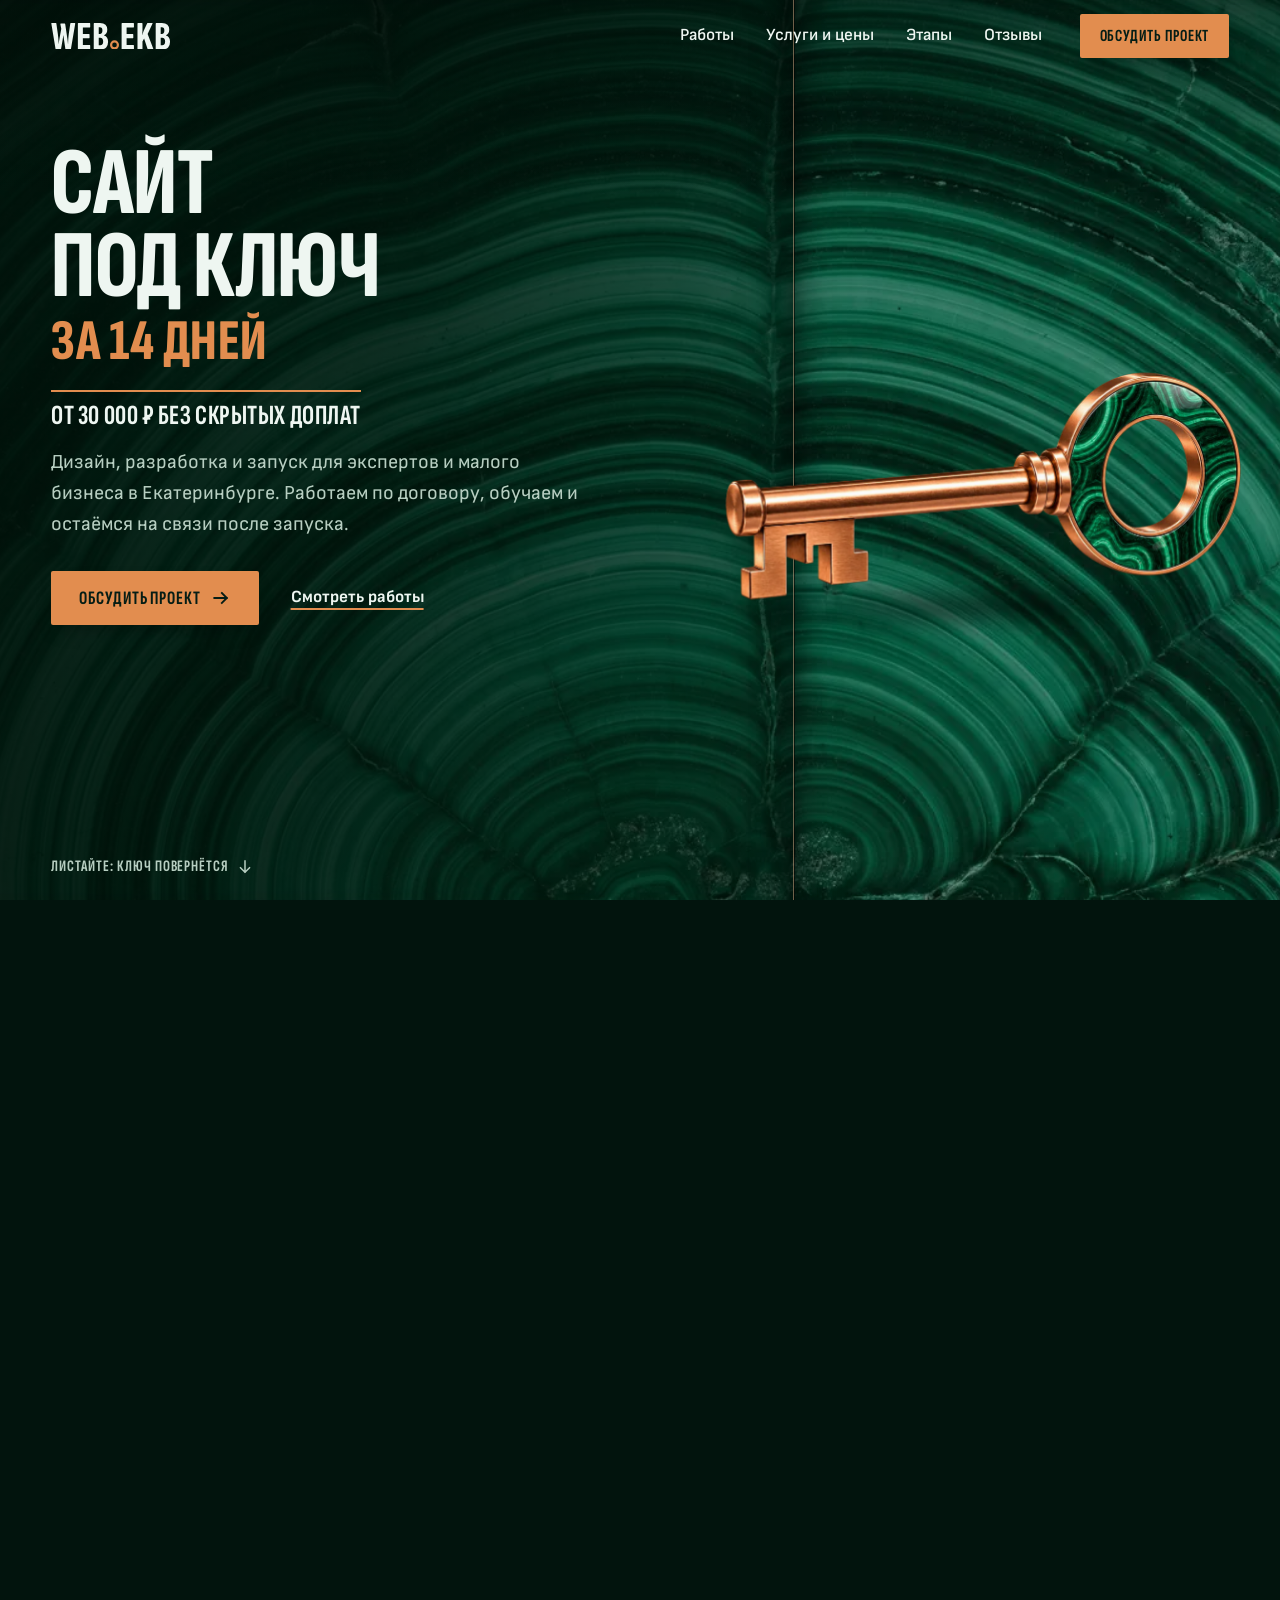
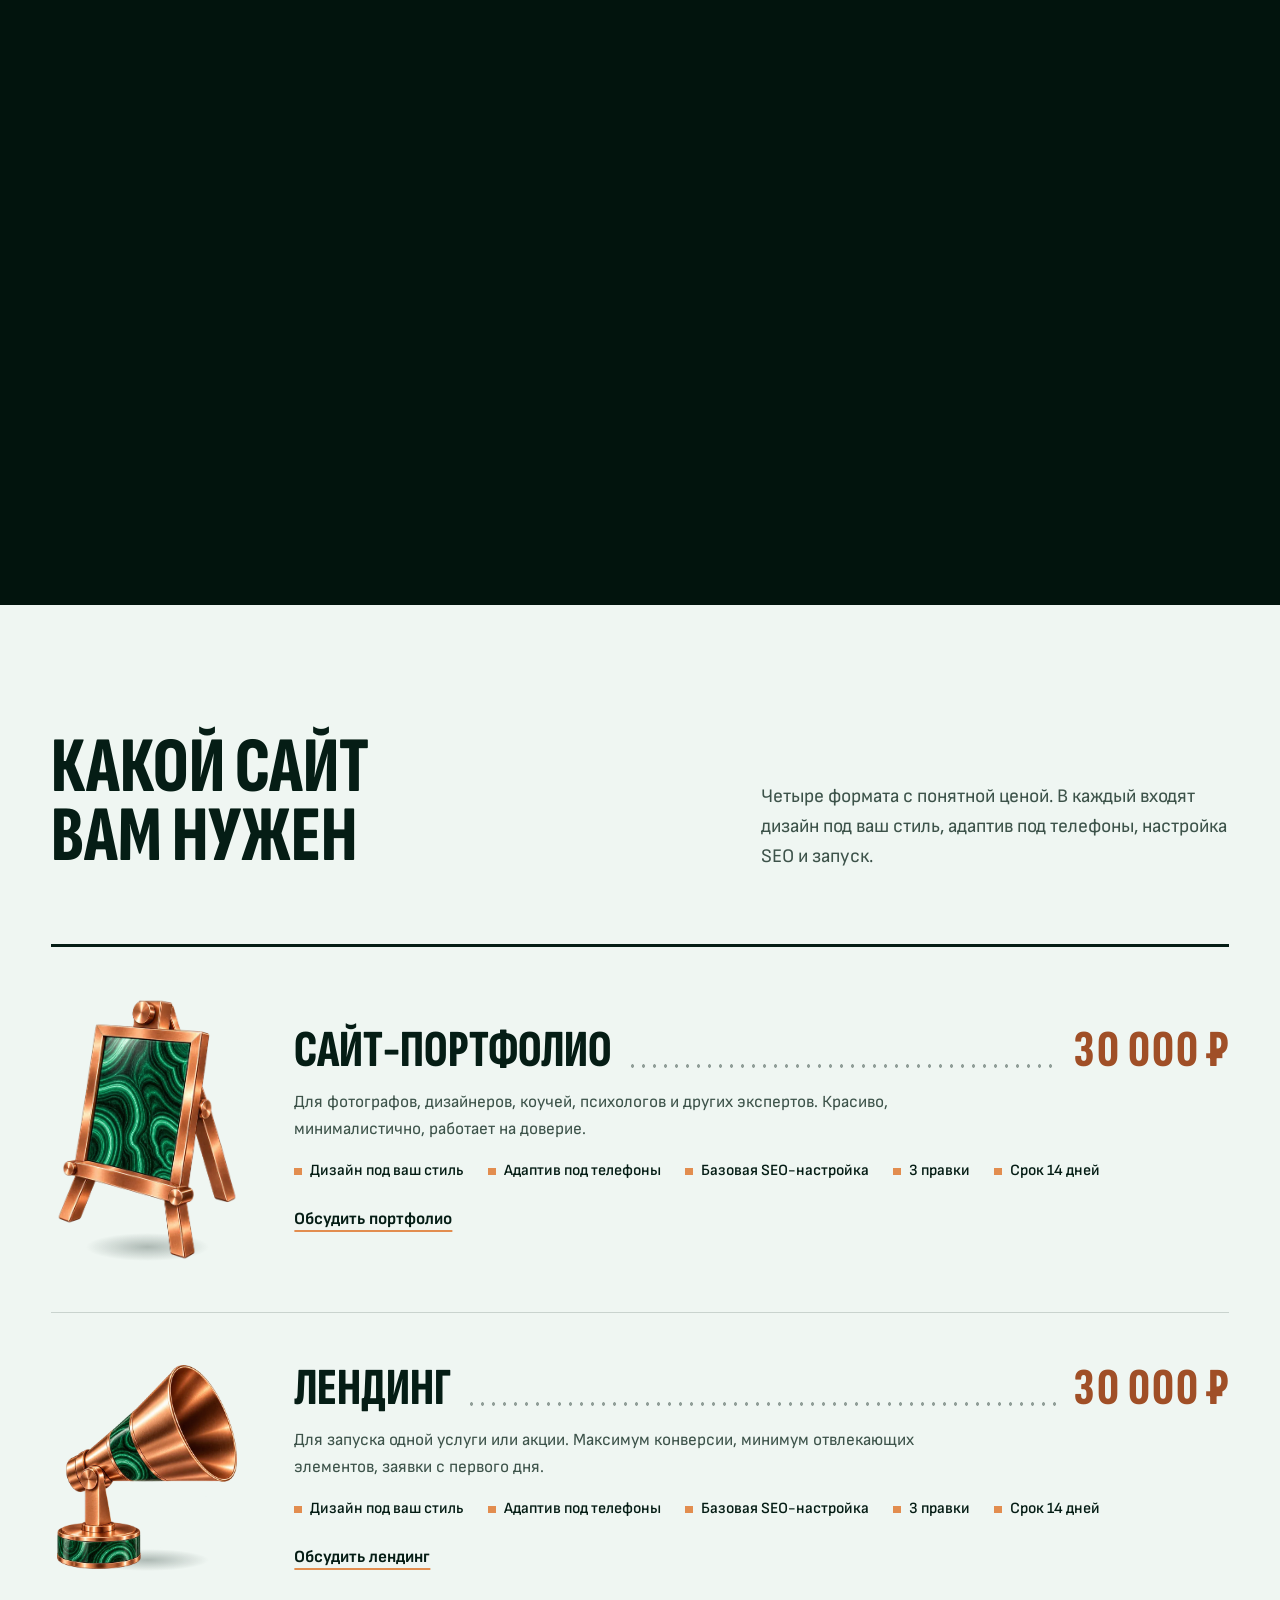
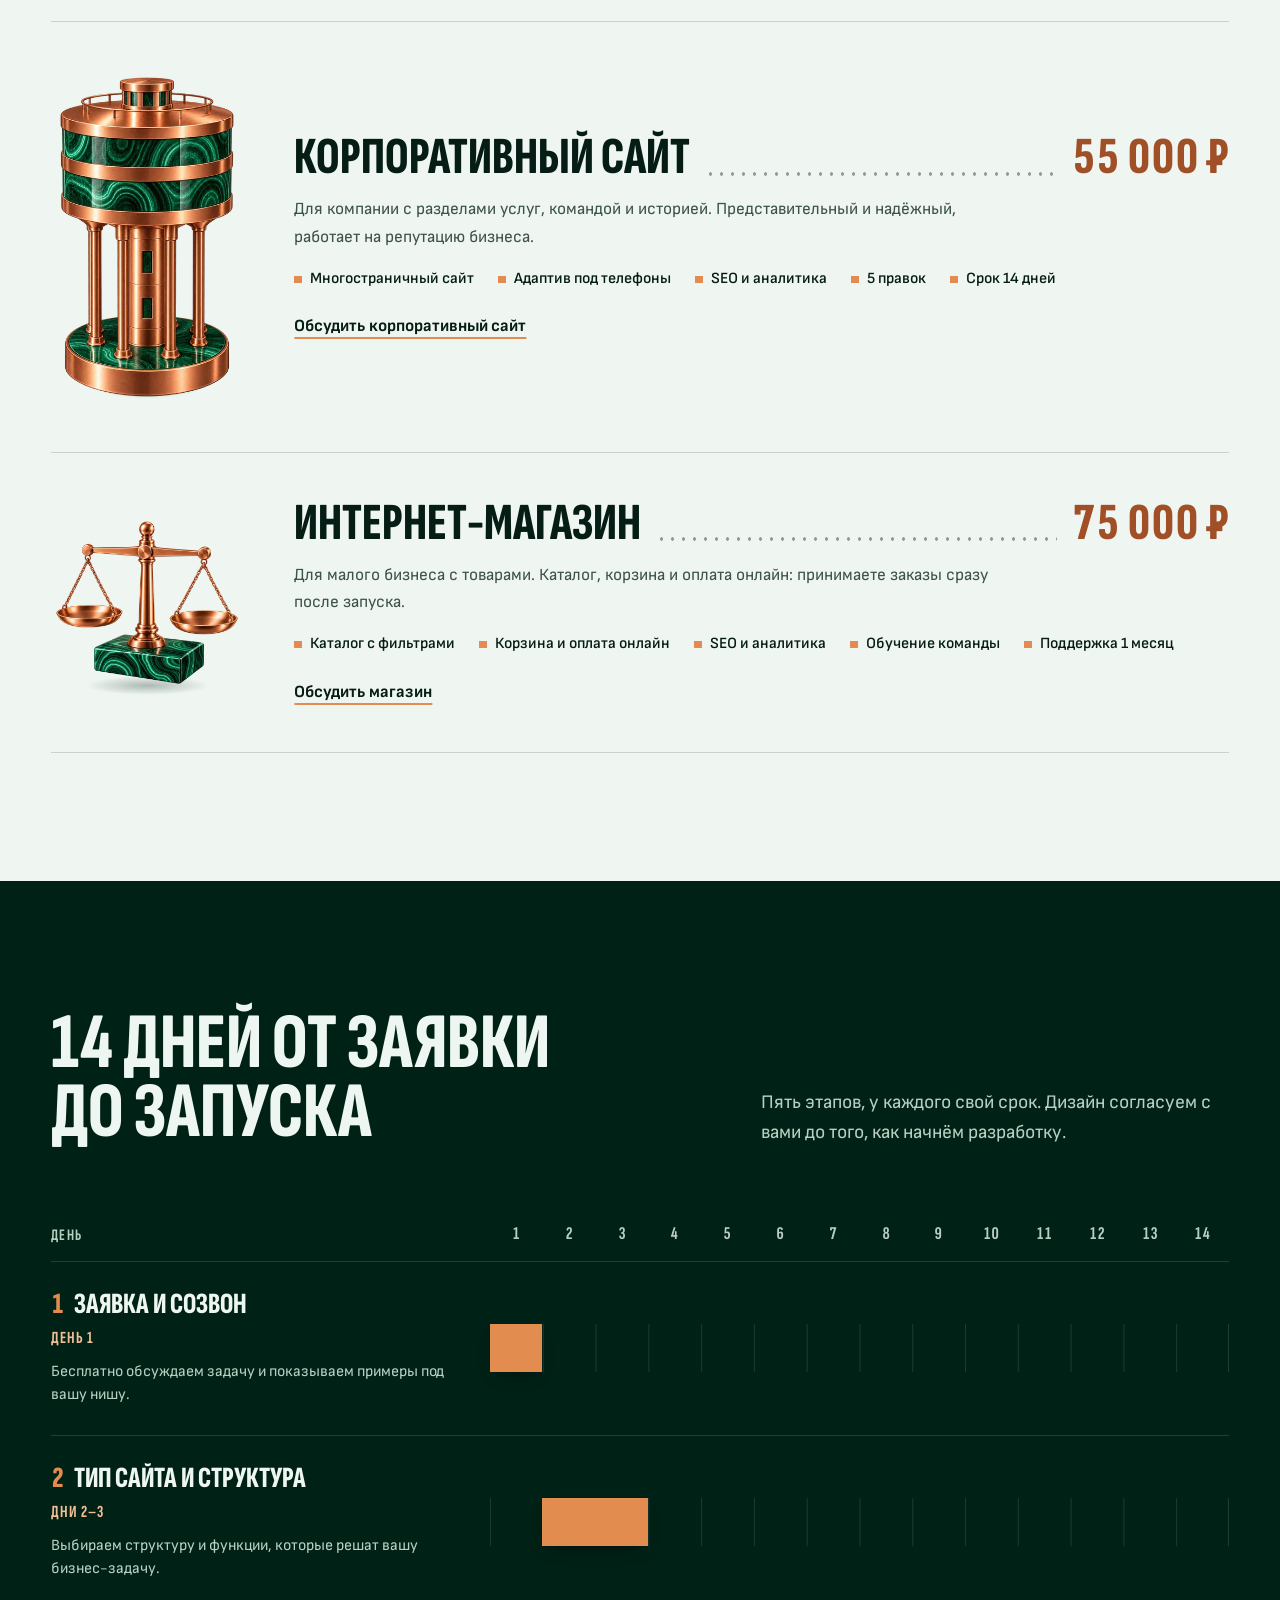
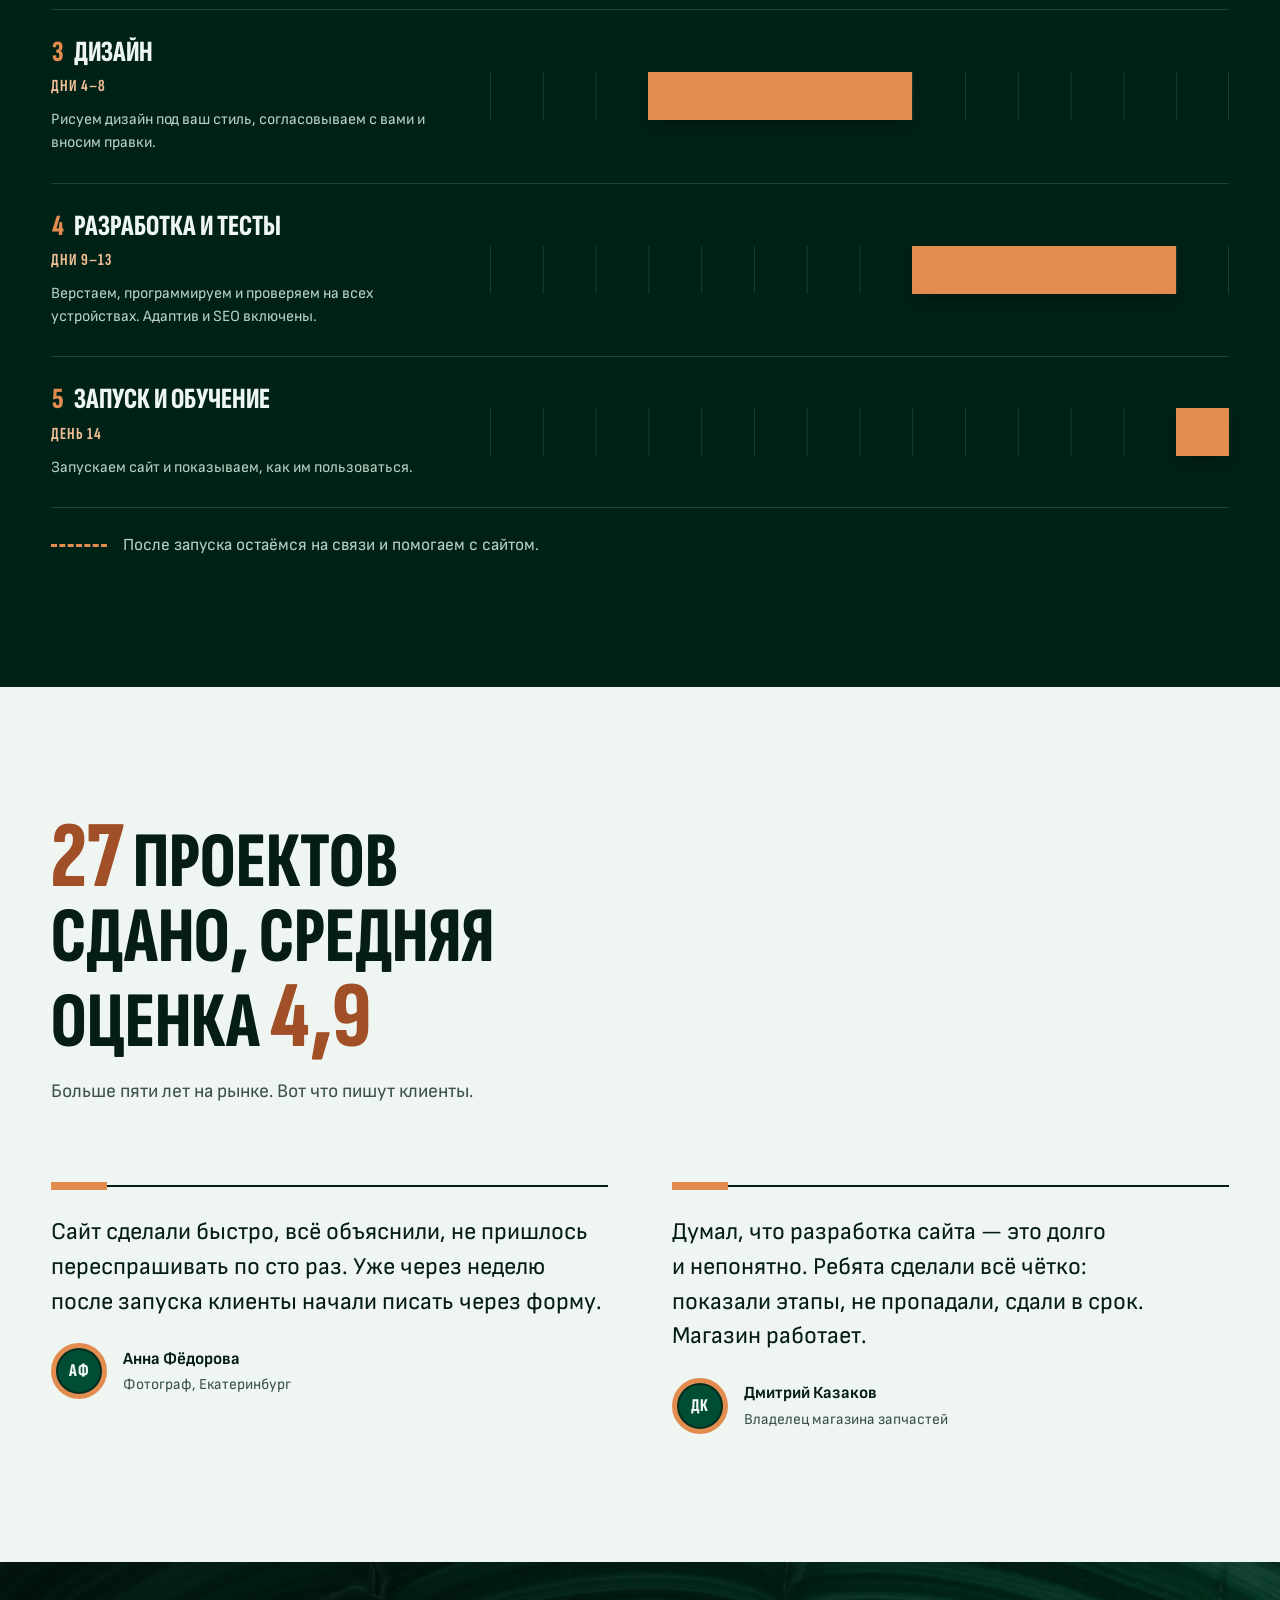
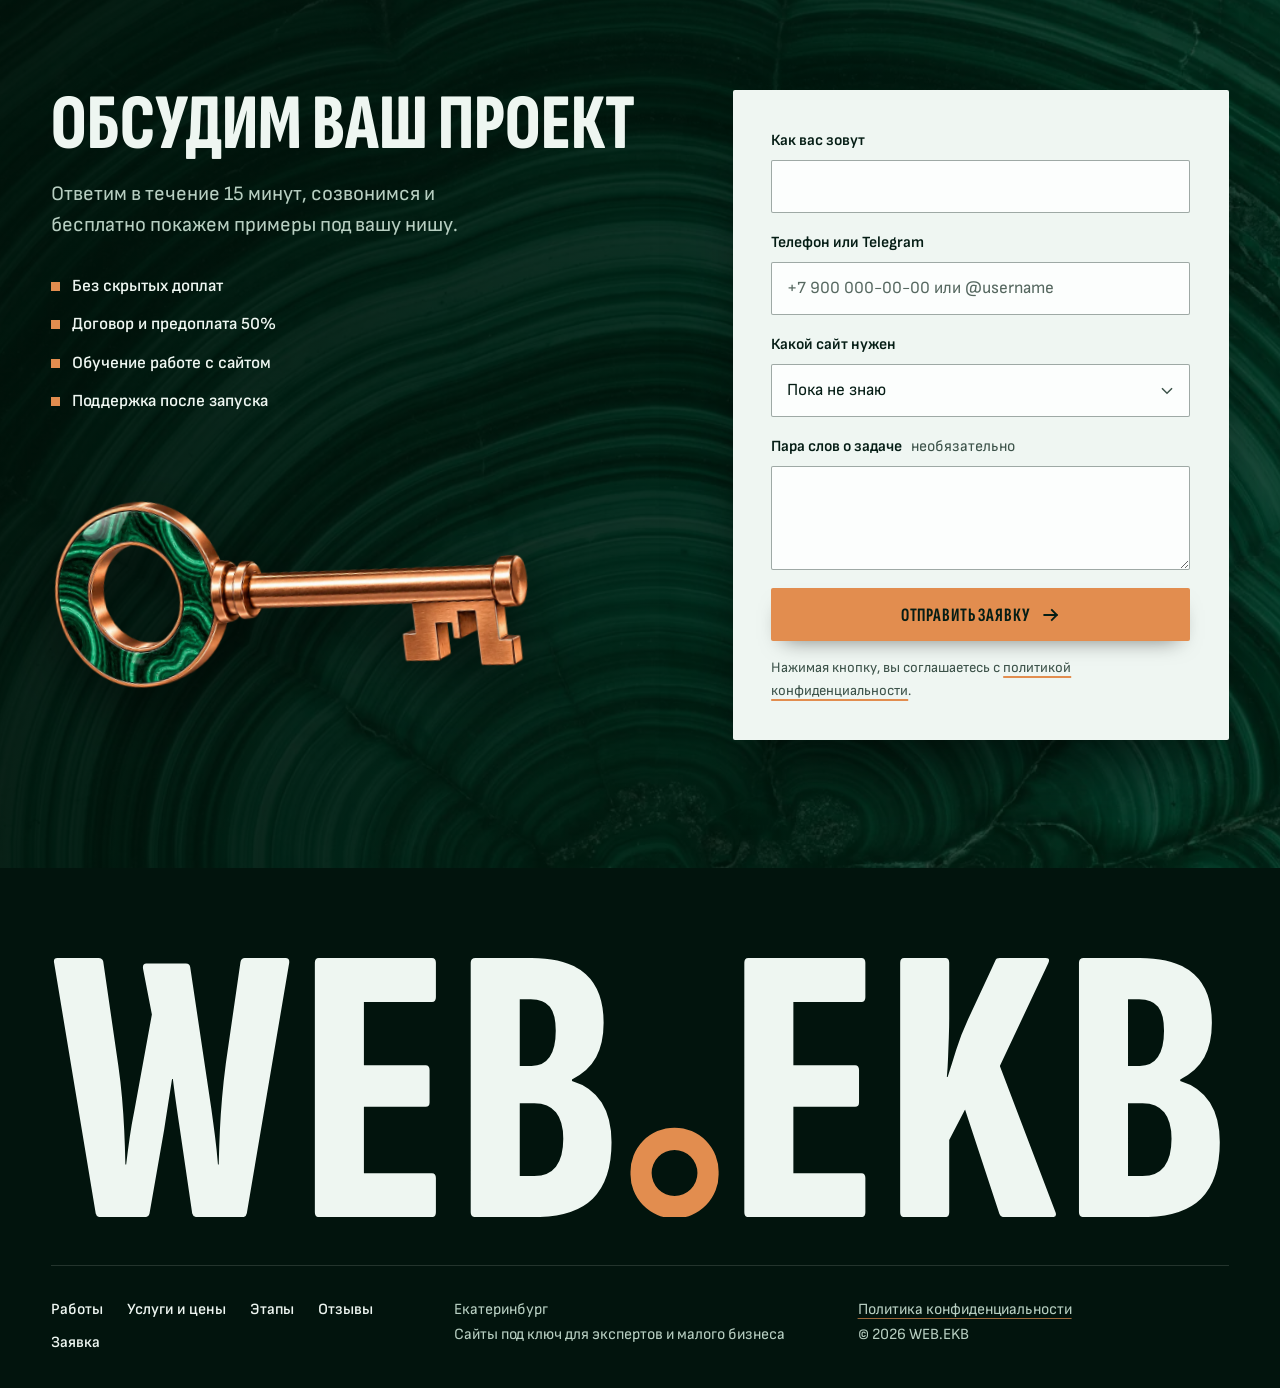
<file: index.html>
<!doctype html>
<html lang="ru">
<head>
<meta charset="utf-8">
<meta name="viewport" content="width=device-width, initial-scale=1, viewport-fit=cover">
<title>Сайт под ключ за 14 дней в Екатеринбурге | WEB.EKB</title>
<meta name="description" content="Дизайн, разработка и запуск сайта за 14 дней: портфолио, лендинг, корпоративный сайт, интернет-магазин. От 30 000 ₽ без скрытых доплат, по договору, с поддержкой после запуска.">
<meta name="theme-color" content="#002116">
<link rel="icon" href="favicon.svg" type="image/svg+xml">
<link rel="apple-touch-icon" href="img/apple-touch-icon.png">
<meta property="og:type" content="website">
<meta property="og:locale" content="ru_RU">
<meta property="og:site_name" content="WEB.EKB">
<meta property="og:title" content="Сайт под ключ за 14 дней | WEB.EKB">
<meta property="og:description" content="Дизайн, разработка и запуск сайта для экспертов и малого бизнеса в Екатеринбурге. От 30 000 ₽ без скрытых доплат.">
<meta property="og:image" content="img/og.jpg">
<meta property="og:image:width" content="1200">
<meta property="og:image:height" content="630">
<meta name="twitter:card" content="summary_large_image">
<link rel="preload" href="fonts/sofia-sans-xcond-cyrillic.woff2" as="font" type="font/woff2" crossorigin>
<link rel="preload" href="fonts/sofia-sans-cyrillic.woff2" as="font" type="font/woff2" crossorigin>
<link rel="preload" as="image" href="img/malachite-1280.webp" imagesrcset="img/malachite-1280.webp 1280w, img/malachite-2400.webp 2400w" imagesizes="100vw" fetchpriority="high">
<link rel="stylesheet" href="css/style.css">
<script>document.documentElement.classList.add('js')</script>
<script src="js/main.js" defer></script>
<script type="application/ld+json">
{
  "@context": "https://schema.org",
  "@type": "ProfessionalService",
  "name": "WEB.EKB",
  "description": "Сайты под ключ для экспертов и малого бизнеса: дизайн, разработка и запуск за 14 дней.",
  "areaServed": "Екатеринбург",
  "priceRange": "от 30 000 ₽",
  "address": { "@type": "PostalAddress", "addressLocality": "Екатеринбург", "addressCountry": "RU" }
}
</script>
</head>
<body>
<a class="skip" href="#main">Перейти к содержанию</a>

<header class="site-header" data-header>
  <a class="brand" href="./" aria-label="WEB.EKB, на главную"><svg class="logo" xmlns="http://www.w3.org/2000/svg" viewBox="0 0 2977 655" aria-hidden="true" focusable="false"><path fill="currentColor" d="M124 655Q115 655 113 646L8 13Q5 0 16 0H120Q130 0 132 9L170 271Q176 313 179.5 353.0Q183 393 185.0 434.0Q187 475 188 522H190Q194 488 199.0 453.0Q204 418 211 384L255 143L233 29Q230 14 241 14H341Q351 14 352 24L405 379Q410 415 414.5 450.0Q419 485 422 522H424Q425 474 427.0 433.5Q429 393 432.5 352.5Q436 312 442 266L479 10Q481 0 490 0H593Q604 0 602 13L495 645Q493 655 485 655H369Q359 655 357 646L326 434Q321 402 316.5 370.0Q312 338 308 306H306Q301 338 296.0 369.5Q291 401 286 434L249 646Q248 651 244.5 653.0Q241 655 238 655Z M677 655Q667 655 667 643V12Q667 0 677 0H963Q973 0 973 12V99Q973 111 963 111H791V271H947Q957 271 957 283V365Q957 376 947 376H791V544H963Q973 544 973 556V643Q973 655 963 655Z M1073 655Q1061 655 1061 643V12Q1061 0 1073 0H1215Q1307 0 1352.0 41.0Q1397 82 1397 164Q1397 216 1378.0 251.0Q1359 286 1317 307V311Q1367 326 1392.0 365.5Q1417 405 1417 466Q1417 562 1369.5 608.5Q1322 655 1222 655ZM1185 551H1222Q1258 551 1276.5 527.5Q1295 504 1295 457Q1295 413 1276.5 390.0Q1258 367 1222 367H1185ZM1185 273H1215Q1245 273 1260.5 250.5Q1276 228 1276 184Q1276 142 1261.0 123.0Q1246 104 1213 104H1185Z M1762.6999999999998 655Q1752.6999999999998 655 1752.6999999999998 643V12Q1752.6999999999998 0 1762.6999999999998 0H2048.7Q2058.7 0 2058.7 12V99Q2058.7 111 2048.7 111H1876.6999999999998V271H2032.6999999999998Q2042.6999999999998 271 2042.6999999999998 283V365Q2042.6999999999998 376 2032.6999999999998 376H1876.6999999999998V544H2048.7Q2058.7 544 2058.7 556V643Q2058.7 655 2048.7 655Z M2156.7 655Q2146.7 655 2146.7 643V12Q2146.7 0 2156.7 0H2260.7Q2270.7 0 2270.7 12V153Q2270.7 173 2269.7 200.0Q2268.7 227 2267.7 253.5Q2266.7 280 2264.7 301H2266.7Q2276.7 270 2288.2 232.5Q2299.7 195 2318.7 154L2387.7 6Q2389.7 0 2398.7 0H2514.7Q2527.7 0 2520.7 14L2398.7 273L2538.7 641Q2544.7 655 2531.7 655H2408.7Q2400.7 655 2397.7 647L2310.7 383L2270.7 460V643Q2270.7 655 2260.7 655Z M2610.7 655Q2598.7 655 2598.7 643V12Q2598.7 0 2610.7 0H2752.7Q2844.7 0 2889.7 41.0Q2934.7 82 2934.7 164Q2934.7 216 2915.7 251.0Q2896.7 286 2854.7 307V311Q2904.7 326 2929.7 365.5Q2954.7 405 2954.7 466Q2954.7 562 2907.2 608.5Q2859.7 655 2759.7 655ZM2722.7 551H2759.7Q2795.7 551 2814.2 527.5Q2832.7 504 2832.7 457Q2832.7 413 2814.2 390.0Q2795.7 367 2759.7 367H2722.7ZM2722.7 273H2752.7Q2782.7 273 2798.2 250.5Q2813.7 228 2813.7 184Q2813.7 142 2798.7 123.0Q2783.7 104 2750.7 104H2722.7Z"/><path fill="#e28d4f" fill-rule="evenodd" d="M1465.0 543.6a111.4 111.4 0 1 0 222.7 0a111.4 111.4 0 1 0 -222.7 0zM1518.4 543.6a57.9 57.9 0 1 1 115.8 0a57.9 57.9 0 1 1 -115.8 0z"/></svg></a>
  <nav class="nav" aria-label="Основная навигация">
    <ul class="nav__list">
      <li><a href="#raboty">Работы</a></li>
      <li><a href="#ceny">Услуги и цены</a></li>
      <li><a href="#etapy">Этапы</a></li>
      <li><a href="#otzyvy">Отзывы</a></li>
    </ul>
  </nav>
  <a class="btn btn--copper btn--sm site-header__cta" href="#zayavka">Обсудить проект</a>
  <button class="menu-btn" type="button" aria-haspopup="dialog" aria-controls="menu" data-menu-open>
    <span>Меню</span>
    <svg viewBox="0 0 24 24" width="22" height="22" aria-hidden="true"><path d="M3 7h18M3 12h18M3 17h12" fill="none" stroke="currentColor" stroke-width="2" stroke-linecap="square"/></svg>
  </button>
</header>

<dialog class="menu" id="menu" aria-label="Меню">
  <div class="menu__top">
    <span class="brand brand--menu"><svg class="logo" xmlns="http://www.w3.org/2000/svg" viewBox="0 0 2977 655" aria-hidden="true" focusable="false"><path fill="currentColor" d="M124 655Q115 655 113 646L8 13Q5 0 16 0H120Q130 0 132 9L170 271Q176 313 179.5 353.0Q183 393 185.0 434.0Q187 475 188 522H190Q194 488 199.0 453.0Q204 418 211 384L255 143L233 29Q230 14 241 14H341Q351 14 352 24L405 379Q410 415 414.5 450.0Q419 485 422 522H424Q425 474 427.0 433.5Q429 393 432.5 352.5Q436 312 442 266L479 10Q481 0 490 0H593Q604 0 602 13L495 645Q493 655 485 655H369Q359 655 357 646L326 434Q321 402 316.5 370.0Q312 338 308 306H306Q301 338 296.0 369.5Q291 401 286 434L249 646Q248 651 244.5 653.0Q241 655 238 655Z M677 655Q667 655 667 643V12Q667 0 677 0H963Q973 0 973 12V99Q973 111 963 111H791V271H947Q957 271 957 283V365Q957 376 947 376H791V544H963Q973 544 973 556V643Q973 655 963 655Z M1073 655Q1061 655 1061 643V12Q1061 0 1073 0H1215Q1307 0 1352.0 41.0Q1397 82 1397 164Q1397 216 1378.0 251.0Q1359 286 1317 307V311Q1367 326 1392.0 365.5Q1417 405 1417 466Q1417 562 1369.5 608.5Q1322 655 1222 655ZM1185 551H1222Q1258 551 1276.5 527.5Q1295 504 1295 457Q1295 413 1276.5 390.0Q1258 367 1222 367H1185ZM1185 273H1215Q1245 273 1260.5 250.5Q1276 228 1276 184Q1276 142 1261.0 123.0Q1246 104 1213 104H1185Z M1762.6999999999998 655Q1752.6999999999998 655 1752.6999999999998 643V12Q1752.6999999999998 0 1762.6999999999998 0H2048.7Q2058.7 0 2058.7 12V99Q2058.7 111 2048.7 111H1876.6999999999998V271H2032.6999999999998Q2042.6999999999998 271 2042.6999999999998 283V365Q2042.6999999999998 376 2032.6999999999998 376H1876.6999999999998V544H2048.7Q2058.7 544 2058.7 556V643Q2058.7 655 2048.7 655Z M2156.7 655Q2146.7 655 2146.7 643V12Q2146.7 0 2156.7 0H2260.7Q2270.7 0 2270.7 12V153Q2270.7 173 2269.7 200.0Q2268.7 227 2267.7 253.5Q2266.7 280 2264.7 301H2266.7Q2276.7 270 2288.2 232.5Q2299.7 195 2318.7 154L2387.7 6Q2389.7 0 2398.7 0H2514.7Q2527.7 0 2520.7 14L2398.7 273L2538.7 641Q2544.7 655 2531.7 655H2408.7Q2400.7 655 2397.7 647L2310.7 383L2270.7 460V643Q2270.7 655 2260.7 655Z M2610.7 655Q2598.7 655 2598.7 643V12Q2598.7 0 2610.7 0H2752.7Q2844.7 0 2889.7 41.0Q2934.7 82 2934.7 164Q2934.7 216 2915.7 251.0Q2896.7 286 2854.7 307V311Q2904.7 326 2929.7 365.5Q2954.7 405 2954.7 466Q2954.7 562 2907.2 608.5Q2859.7 655 2759.7 655ZM2722.7 551H2759.7Q2795.7 551 2814.2 527.5Q2832.7 504 2832.7 457Q2832.7 413 2814.2 390.0Q2795.7 367 2759.7 367H2722.7ZM2722.7 273H2752.7Q2782.7 273 2798.2 250.5Q2813.7 228 2813.7 184Q2813.7 142 2798.7 123.0Q2783.7 104 2750.7 104H2722.7Z"/><path fill="#e28d4f" fill-rule="evenodd" d="M1465.0 543.6a111.4 111.4 0 1 0 222.7 0a111.4 111.4 0 1 0 -222.7 0zM1518.4 543.6a57.9 57.9 0 1 1 115.8 0a57.9 57.9 0 1 1 -115.8 0z"/></svg></span>
    <button class="menu__close" type="button" data-menu-close aria-label="Закрыть меню">
      <svg viewBox="0 0 24 24" width="24" height="24" aria-hidden="true"><path d="M5 5l14 14M19 5L5 19" fill="none" stroke="currentColor" stroke-width="2" stroke-linecap="square"/></svg>
    </button>
  </div>
  <nav aria-label="Меню">
    <ul class="menu__list">
      <li><a href="#raboty" data-menu-link>Работы</a></li>
      <li><a href="#ceny" data-menu-link>Услуги и цены</a></li>
      <li><a href="#etapy" data-menu-link>Этапы</a></li>
      <li><a href="#otzyvy" data-menu-link>Отзывы</a></li>
      <li><a href="portfolio.html">Все работы</a></li>
    </ul>
  </nav>
  <a class="btn btn--copper btn--block" href="#zayavka" data-menu-link>Обсудить проект</a>
</dialog>

<main id="main">

  <div class="opening" data-opening>
    <div class="opening__stage">

      <section class="hero" aria-labelledby="hero-title">
        <div class="leaf leaf--l">
          <div class="leaf__face" aria-hidden="true">
            <img class="leaf__tex" src="img/malachite-1280.webp" srcset="img/malachite-1280.webp 1280w, img/malachite-2400.webp 2400w" sizes="100vw" width="2400" height="1340" alt="" fetchpriority="high">
          </div>
          <div class="hero__body">
            <h1 class="hero__title" id="hero-title">
              <span class="hero__line">Сайт</span>
              <span class="hero__line">под ключ</span>
              <span class="hero__line hero__line--term">за 14 дней</span>
            </h1>
            <p class="hero__price">от 30 000 ₽ без скрытых доплат</p>
            <p class="hero__lead">Дизайн, разработка и запуск для экспертов и малого бизнеса в Екатеринбурге. Работаем по договору, обучаем и остаёмся на связи после запуска.</p>
            <div class="hero__actions">
              <a class="btn btn--copper" href="#zayavka">
                Обсудить проект
                <svg class="btn__icon" viewBox="0 0 24 24" width="20" height="20" aria-hidden="true"><path d="M4 12h15M13 6l6 6-6 6" fill="none" stroke="currentColor" stroke-width="2.2" stroke-linecap="square"/></svg>
              </a>
              <a class="link-line link-line--light" href="#raboty">Смотреть работы</a>
            </div>
          </div>
        </div>
        <div class="leaf leaf--r">
          <div class="leaf__face" aria-hidden="true">
            <img class="leaf__tex" src="img/malachite-1280.webp" srcset="img/malachite-1280.webp 1280w, img/malachite-2400.webp 2400w" sizes="100vw" width="2400" height="1340" alt="">
          </div>
          <div class="key" data-key>
            <img class="key__img" src="img/key-1100.webp" srcset="img/key-1100.webp 1100w, img/key-2000.webp 2000w" sizes="(max-width: 720px) 90vw, 42vw" width="2000" height="905" alt="Медный ключ с малахитовой вставкой в кольце">
          </div>
        </div>
        <p class="hero__cue" aria-hidden="true">
          Листайте: ключ повернётся
          <svg viewBox="0 0 24 24" width="18" height="18"><path d="M12 4v15M6 13l6 6 6-6" fill="none" stroke="currentColor" stroke-width="2" stroke-linecap="square"/></svg>
        </p>
      </section>

      <section class="works" id="raboty" aria-labelledby="works-title">
        <div class="works__head">
          <h2 class="works__title" id="works-title">Работы</h2>
          <p class="works__text">Рекламные креативы, сторис, превью, баннеры и логотипы для бизнеса. Сайты делаем с тем же вниманием к деталям.</p>
          <a class="btn btn--line" href="portfolio.html">
            Все работы
            <svg class="btn__icon" viewBox="0 0 24 24" width="20" height="20" aria-hidden="true"><path d="M4 12h15M13 6l6 6-6 6" fill="none" stroke="currentColor" stroke-width="2.2" stroke-linecap="square"/></svg>
          </a>
        </div>
        <div class="wall" data-wall>
          <div class="wall__row">
            <div class="wall__track">
              <div class="wall__set">
                <img src="img/wall/s1.webp" width="315" height="560" alt="Сторис для автосалона ALMI Motors с Aston Martin" loading="lazy" decoding="async">
                <img src="img/wall/l6.webp" width="995" height="560" alt="Превью ролика «Пророк. Почему так плохо?»" loading="lazy" decoding="async">
                <img src="img/wall/q3.webp" width="548" height="550" alt="Знак бренда одежды ROOF" loading="lazy" decoding="async">
                <img src="img/wall/s3.webp" width="316" height="560" alt="Сторис кальянной «6/24»" loading="lazy" decoding="async">
                <img src="img/wall/l2.webp" width="552" height="311" alt="Превью стрима по Valorant и CS2" loading="lazy" decoding="async">
                <img src="img/wall/p1.webp" width="448" height="560" alt="Афиша вечеринки с DJ Denis Agamirov" loading="lazy" decoding="async">
                <img src="img/wall/q1.webp" width="559" height="560" alt="Логотип продакшна Good Planet" loading="lazy" decoding="async">
                <img src="img/wall/l9.webp" width="553" height="410" alt="Пост про Porsche 911 Turbo S" loading="lazy" decoding="async">
                <img src="img/wall/s6.webp" width="269" height="478" alt="Сторис магазина электрики «Всё для электромонтажа»" loading="lazy" decoding="async">
              </div>
              <div class="wall__set" aria-hidden="true">
                <img src="img/wall/s1.webp" width="315" height="560" alt="" loading="lazy" decoding="async">
                <img src="img/wall/l6.webp" width="995" height="560" alt="" loading="lazy" decoding="async">
                <img src="img/wall/q3.webp" width="548" height="550" alt="" loading="lazy" decoding="async">
                <img src="img/wall/s3.webp" width="316" height="560" alt="" loading="lazy" decoding="async">
                <img src="img/wall/l2.webp" width="552" height="311" alt="" loading="lazy" decoding="async">
                <img src="img/wall/p1.webp" width="448" height="560" alt="" loading="lazy" decoding="async">
                <img src="img/wall/q1.webp" width="559" height="560" alt="" loading="lazy" decoding="async">
                <img src="img/wall/l9.webp" width="553" height="410" alt="" loading="lazy" decoding="async">
                <img src="img/wall/s6.webp" width="269" height="478" alt="" loading="lazy" decoding="async">
              </div>
            </div>
          </div>
          <div class="wall__row wall__row--rev">
            <div class="wall__track">
              <div class="wall__set">
                <img src="img/wall/l1.webp" width="1073" height="560" alt="Шапка профиля автосалона ALMI Motors с Porsche 911" loading="lazy" decoding="async">
                <img src="img/wall/s4.webp" width="316" height="560" alt="Сторис-вакансия «Требуется бармен»" loading="lazy" decoding="async">
                <img src="img/wall/q5.webp" width="477" height="477" alt="Обложка для кино-подборки" loading="lazy" decoding="async">
                <img src="img/wall/l5.webp" width="531" height="299" alt="Превью ролика «С нуля до 10 миллионов»" loading="lazy" decoding="async">
                <img src="img/wall/p3.webp" width="420" height="560" alt="Постер в японском стиле с волной Хокусая" loading="lazy" decoding="async">
                <img src="img/wall/s8.webp" width="315" height="560" alt="Сторис сети «Жизньмарт»" loading="lazy" decoding="async">
                <img src="img/wall/l7.webp" width="997" height="560" alt="Превью ролика о кибербезопасности" loading="lazy" decoding="async">
                <img src="img/wall/q2.webp" width="588" height="438" alt="Логотип Академии региональной безопасности" loading="lazy" decoding="async">
                <img src="img/wall/s2.webp" width="315" height="560" alt="Сторис ALMI Motors: «Полное сопровождение сделки»" loading="lazy" decoding="async">
              </div>
              <div class="wall__set" aria-hidden="true">
                <img src="img/wall/l1.webp" width="1073" height="560" alt="" loading="lazy" decoding="async">
                <img src="img/wall/s4.webp" width="316" height="560" alt="" loading="lazy" decoding="async">
                <img src="img/wall/q5.webp" width="477" height="477" alt="" loading="lazy" decoding="async">
                <img src="img/wall/l5.webp" width="531" height="299" alt="" loading="lazy" decoding="async">
                <img src="img/wall/p3.webp" width="420" height="560" alt="" loading="lazy" decoding="async">
                <img src="img/wall/s8.webp" width="315" height="560" alt="" loading="lazy" decoding="async">
                <img src="img/wall/l7.webp" width="997" height="560" alt="" loading="lazy" decoding="async">
                <img src="img/wall/q2.webp" width="588" height="438" alt="" loading="lazy" decoding="async">
                <img src="img/wall/s2.webp" width="315" height="560" alt="" loading="lazy" decoding="async">
              </div>
            </div>
          </div>
          <div class="wall__row">
            <div class="wall__track">
              <div class="wall__set">
                <img src="img/wall/p2.webp" width="315" height="560" alt="Афиша лекции «Любовь продаётся»" loading="lazy" decoding="async">
                <img src="img/wall/l3.webp" width="552" height="311" alt="Превью ролика «Распаковка подарков»" loading="lazy" decoding="async">
                <img src="img/wall/s5.webp" width="316" height="560" alt="Сторис с акцией «На двоих»" loading="lazy" decoding="async">
                <img src="img/wall/q4.webp" width="547" height="548" alt="Логотип ROOF на фирменном паттерне" loading="lazy" decoding="async">
                <img src="img/wall/l10.webp" width="547" height="410" alt="Пост про Nissan Skyline R34" loading="lazy" decoding="async">
                <img src="img/wall/s9.webp" width="315" height="560" alt="Сторис «Кофе за завтраком» для «Жизньмарт»" loading="lazy" decoding="async">
                <img src="img/wall/l4.webp" width="523" height="297" alt="Превью подкаста «Путь к успеху с нуля»" loading="lazy" decoding="async">
                <img src="img/wall/p4.webp" width="419" height="560" alt="Рекламный баннер корма Monge" loading="lazy" decoding="async">
                <img src="img/wall/q7.webp" width="463" height="463" alt="Логотип образовательного центра Юлии Уколовой" loading="lazy" decoding="async">
              </div>
              <div class="wall__set" aria-hidden="true">
                <img src="img/wall/p2.webp" width="315" height="560" alt="" loading="lazy" decoding="async">
                <img src="img/wall/l3.webp" width="552" height="311" alt="" loading="lazy" decoding="async">
                <img src="img/wall/s5.webp" width="316" height="560" alt="" loading="lazy" decoding="async">
                <img src="img/wall/q4.webp" width="547" height="548" alt="" loading="lazy" decoding="async">
                <img src="img/wall/l10.webp" width="547" height="410" alt="" loading="lazy" decoding="async">
                <img src="img/wall/s9.webp" width="315" height="560" alt="" loading="lazy" decoding="async">
                <img src="img/wall/l4.webp" width="523" height="297" alt="" loading="lazy" decoding="async">
                <img src="img/wall/p4.webp" width="419" height="560" alt="" loading="lazy" decoding="async">
                <img src="img/wall/q7.webp" width="463" height="463" alt="" loading="lazy" decoding="async">
              </div>
            </div>
          </div>
        </div>
      </section>

    </div>
  </div>

  <section class="pricelist" id="ceny" aria-labelledby="ceny-title">
    <div class="container">
      <header class="section-head">
        <h2 class="section-title" id="ceny-title">Какой сайт вам нужен</h2>
        <p class="section-lead">Четыре формата с понятной ценой. В каждый входят дизайн под ваш стиль, адаптив под телефоны, настройка SEO и запуск.</p>
      </header>

      <ol class="plist">
        <li class="pitem">
          <div class="pitem__obj"><img src="img/obj-portfolio.webp" width="449" height="640" alt="" loading="lazy" decoding="async"></div>
          <div class="pitem__main">
            <div class="pitem__line">
              <h3 class="pitem__name">Сайт-портфолио</h3>
              <span class="pitem__dots" aria-hidden="true"></span>
              <p class="pitem__price">30 000 ₽</p>
            </div>
            <p class="pitem__for">Для фотографов, дизайнеров, коучей, психологов и других экспертов. Красиво, минималистично, работает на доверие.</p>
            <ul class="pitem__incl" aria-label="Что входит">
              <li>Дизайн под ваш стиль</li>
              <li>Адаптив под телефоны</li>
              <li>Базовая SEO-настройка</li>
              <li>3 правки</li>
              <li>Срок 14 дней</li>
            </ul>
            <a class="link-line" href="#zayavka" data-pick="Портфолио / личный бренд">Обсудить портфолио</a>
          </div>
        </li>
        <li class="pitem">
          <div class="pitem__obj"><img src="img/obj-landing.webp" width="570" height="640" alt="" loading="lazy" decoding="async"></div>
          <div class="pitem__main">
            <div class="pitem__line">
              <h3 class="pitem__name">Лендинг</h3>
              <span class="pitem__dots" aria-hidden="true"></span>
              <p class="pitem__price">30 000 ₽</p>
            </div>
            <p class="pitem__for">Для запуска одной услуги или акции. Максимум конверсии, минимум отвлекающих элементов, заявки с первого дня.</p>
            <ul class="pitem__incl" aria-label="Что входит">
              <li>Дизайн под ваш стиль</li>
              <li>Адаптив под телефоны</li>
              <li>Базовая SEO-настройка</li>
              <li>3 правки</li>
              <li>Срок 14 дней</li>
            </ul>
            <a class="link-line" href="#zayavka" data-pick="Лендинг">Обсудить лендинг</a>
          </div>
        </li>
        <li class="pitem">
          <div class="pitem__obj"><img src="img/obj-corp.webp" width="364" height="640" alt="" loading="lazy" decoding="async"></div>
          <div class="pitem__main">
            <div class="pitem__line">
              <h3 class="pitem__name">Корпоративный сайт</h3>
              <span class="pitem__dots" aria-hidden="true"></span>
              <p class="pitem__price">55 000 ₽</p>
            </div>
            <p class="pitem__for">Для компании с разделами услуг, командой и историей. Представительный и надёжный, работает на репутацию бизнеса.</p>
            <ul class="pitem__incl" aria-label="Что входит">
              <li>Многостраничный сайт</li>
              <li>Адаптив под телефоны</li>
              <li>SEO и аналитика</li>
              <li>5 правок</li>
              <li>Срок 14 дней</li>
            </ul>
            <a class="link-line" href="#zayavka" data-pick="Корпоративный сайт">Обсудить корпоративный сайт</a>
          </div>
        </li>
        <li class="pitem">
          <div class="pitem__obj"><img src="img/obj-shop.webp" width="710" height="640" alt="" loading="lazy" decoding="async"></div>
          <div class="pitem__main">
            <div class="pitem__line">
              <h3 class="pitem__name">Интернет-магазин</h3>
              <span class="pitem__dots" aria-hidden="true"></span>
              <p class="pitem__price">75 000 ₽</p>
            </div>
            <p class="pitem__for">Для малого бизнеса с товарами. Каталог, корзина и оплата онлайн: принимаете заказы сразу после запуска.</p>
            <ul class="pitem__incl" aria-label="Что входит">
              <li>Каталог с фильтрами</li>
              <li>Корзина и оплата онлайн</li>
              <li>SEO и аналитика</li>
              <li>Обучение команды</li>
              <li>Поддержка 1 месяц</li>
            </ul>
            <a class="link-line" href="#zayavka" data-pick="Интернет-магазин">Обсудить магазин</a>
          </div>
        </li>
      </ol>
    </div>
  </section>

  <section class="schedule" id="etapy" aria-labelledby="etapy-title">
    <div class="container">
      <header class="section-head section-head--dark">
        <h2 class="section-title" id="etapy-title">14 дней от заявки до запуска</h2>
        <p class="section-lead">Пять этапов, у каждого свой срок. Дизайн согласуем с вами до того, как начнём разработку.</p>
      </header>

      <div class="gantt" data-gantt>
        <div class="gantt__scale" aria-hidden="true">
          <span class="gantt__scale-label">День</span>
          <ol class="gantt__days"><li>1</li><li>2</li><li>3</li><li>4</li><li>5</li><li>6</li><li>7</li><li>8</li><li>9</li><li>10</li><li>11</li><li>12</li><li>13</li><li>14</li></ol>
        </div>
        <ol class="gantt__steps">
          <li class="gstep" style="--from: 1; --to: 1">
            <div class="gstep__text">
              <h3 class="gstep__title"><span class="gstep__n">1</span>Заявка и созвон</h3>
              <p class="gstep__days">День 1</p>
              <p class="gstep__desc">Бесплатно обсуждаем задачу и показываем примеры под вашу нишу.</p>
            </div>
            <div class="gstep__track" aria-hidden="true"><span class="gstep__bar"></span></div>
          </li>
          <li class="gstep" style="--from: 2; --to: 3">
            <div class="gstep__text">
              <h3 class="gstep__title"><span class="gstep__n">2</span>Тип сайта и структура</h3>
              <p class="gstep__days">Дни 2–3</p>
              <p class="gstep__desc">Выбираем структуру и функции, которые решат вашу бизнес-задачу.</p>
            </div>
            <div class="gstep__track" aria-hidden="true"><span class="gstep__bar"></span></div>
          </li>
          <li class="gstep" style="--from: 4; --to: 8">
            <div class="gstep__text">
              <h3 class="gstep__title"><span class="gstep__n">3</span>Дизайн</h3>
              <p class="gstep__days">Дни 4–8</p>
              <p class="gstep__desc">Рисуем дизайн под ваш стиль, согласовываем с вами и вносим правки.</p>
            </div>
            <div class="gstep__track" aria-hidden="true"><span class="gstep__bar"></span></div>
          </li>
          <li class="gstep" style="--from: 9; --to: 13">
            <div class="gstep__text">
              <h3 class="gstep__title"><span class="gstep__n">4</span>Разработка и тесты</h3>
              <p class="gstep__days">Дни 9–13</p>
              <p class="gstep__desc">Верстаем, программируем и проверяем на всех устройствах. Адаптив и SEO включены.</p>
            </div>
            <div class="gstep__track" aria-hidden="true"><span class="gstep__bar"></span></div>
          </li>
          <li class="gstep" style="--from: 14; --to: 14">
            <div class="gstep__text">
              <h3 class="gstep__title"><span class="gstep__n">5</span>Запуск и обучение</h3>
              <p class="gstep__days">День 14</p>
              <p class="gstep__desc">Запускаем сайт и показываем, как им пользоваться.</p>
            </div>
            <div class="gstep__track" aria-hidden="true"><span class="gstep__bar"></span></div>
          </li>
        </ol>
        <p class="gantt__after">
          <span class="gantt__after-bar" aria-hidden="true"></span>
          После запуска остаёмся на связи и помогаем с сайтом.
        </p>
      </div>
    </div>
  </section>

  <section class="proof" id="otzyvy" aria-labelledby="otzyvy-title">
    <div class="container">
      <h2 class="proof__title" id="otzyvy-title">
        <span class="proof__num">27</span> проектов сдано,
        средняя оценка <span class="proof__num">4,9</span>
      </h2>
      <p class="proof__sub">Больше пяти лет на рынке. Вот что пишут клиенты.</p>
      <div class="quotes">
        <figure class="quote">
          <blockquote class="quote__text">
            <p>Сайт сделали быстро, всё объяснили, не пришлось переспрашивать по сто раз. Уже через неделю после запуска клиенты начали писать через форму.</p>
          </blockquote>
          <figcaption class="quote__who">
            <span class="ring" aria-hidden="true">АФ</span>
            <span><span class="quote__name">Анна Фёдорова</span><span class="quote__role">Фотограф, Екатеринбург</span></span>
          </figcaption>
        </figure>
        <figure class="quote">
          <blockquote class="quote__text">
            <p>Думал, что разработка сайта — это долго и непонятно. Ребята сделали всё чётко: показали этапы, не пропадали, сдали в срок. Магазин работает.</p>
          </blockquote>
          <figcaption class="quote__who">
            <span class="ring" aria-hidden="true">ДК</span>
            <span><span class="quote__name">Дмитрий Казаков</span><span class="quote__role">Владелец магазина запчастей</span></span>
          </figcaption>
        </figure>
      </div>
    </div>
  </section>

  <section class="contact" id="zayavka" aria-labelledby="zayavka-title">
    <div class="contact__face" aria-hidden="true">
      <img class="contact__tex" src="img/malachite-1280.webp" srcset="img/malachite-1280.webp 1280w, img/malachite-2400.webp 2400w" sizes="100vw" width="2400" height="1340" alt="" loading="lazy" decoding="async">
    </div>
    <div class="container contact__grid">
      <div class="contact__intro">
        <h2 class="section-title" id="zayavka-title">Обсудим ваш проект</h2>
        <p class="contact__lead">Ответим в течение 15 минут, созвонимся и бесплатно покажем примеры под вашу нишу.</p>
        <ul class="terms">
          <li>Без скрытых доплат</li>
          <li>Договор и предоплата 50%</li>
          <li>Обучение работе с сайтом</li>
          <li>Поддержка после запуска</li>
        </ul>
        <div class="contact__key" data-done-key aria-hidden="true">
          <img src="img/key-1100.webp" width="1100" height="497" alt="" loading="lazy" decoding="async">
        </div>
      </div>

      <div class="contact__panel">
        <form class="form" id="lead-form" name="zayavka" method="POST" action="#" data-netlify="true" netlify-honeypot="company" novalidate>
          <input type="hidden" name="form-name" value="zayavka">
          <p class="form__hp" aria-hidden="true">
            <label>Не заполняйте это поле <input name="company" tabindex="-1" autocomplete="off"></label>
          </p>
          <div class="field">
            <label class="field__label" for="f-name">Как вас зовут</label>
            <input class="field__input" id="f-name" name="name" type="text" autocomplete="name" required maxlength="80" aria-describedby="f-name-err">
            <p class="field__err" id="f-name-err"></p>
          </div>
          <div class="field">
            <label class="field__label" for="f-contact">Телефон или Telegram</label>
            <input class="field__input" id="f-contact" name="contact" type="text" autocomplete="tel" required maxlength="80" placeholder="+7 900 000-00-00 или @username" aria-describedby="f-contact-err">
            <p class="field__err" id="f-contact-err"></p>
          </div>
          <div class="field">
            <label class="field__label" for="f-type">Какой сайт нужен</label>
            <div class="field__select">
              <select class="field__input" id="f-type" name="site_type">
                <option value="">Пока не знаю</option>
                <option>Портфолио / личный бренд</option>
                <option>Лендинг</option>
                <option>Корпоративный сайт</option>
                <option>Интернет-магазин</option>
              </select>
              <svg viewBox="0 0 24 24" width="18" height="18" aria-hidden="true"><path d="M6 9l6 6 6-6" fill="none" stroke="currentColor" stroke-width="2" stroke-linecap="square"/></svg>
            </div>
          </div>
          <div class="field">
            <label class="field__label" for="f-msg">Пара слов о задаче <span class="field__opt">необязательно</span></label>
            <textarea class="field__input" id="f-msg" name="message" rows="3" maxlength="1500"></textarea>
          </div>
          <button class="btn btn--copper btn--block" type="submit" data-submit>
            <span data-submit-label>Отправить заявку</span>
            <svg class="btn__icon" viewBox="0 0 24 24" width="20" height="20" aria-hidden="true"><path d="M4 12h15M13 6l6 6-6 6" fill="none" stroke="currentColor" stroke-width="2.2" stroke-linecap="square"/></svg>
          </button>
          <p class="form__note">Нажимая кнопку, вы соглашаетесь с <a href="privacy.html">политикой конфиденциальности</a>.</p>
          <p class="form__status" role="status" aria-live="polite" data-status></p>
        </form>
        <div class="form-done" data-done hidden tabindex="-1">
          <h3 class="form-done__title">Заявка у нас</h3>
          <p>Ответим в течение 15 минут в Telegram или по телефону, который вы указали.</p>
          <button class="link-line" type="button" data-again>Отправить ещё одну заявку</button>
        </div>
      </div>
    </div>
  </section>

</main>

<footer class="site-footer">
  <div class="container">
    <a class="site-footer__brand" href="./" aria-label="WEB.EKB, на главную"><svg class="logo" xmlns="http://www.w3.org/2000/svg" viewBox="0 0 2977 655" aria-hidden="true" focusable="false"><path fill="currentColor" d="M124 655Q115 655 113 646L8 13Q5 0 16 0H120Q130 0 132 9L170 271Q176 313 179.5 353.0Q183 393 185.0 434.0Q187 475 188 522H190Q194 488 199.0 453.0Q204 418 211 384L255 143L233 29Q230 14 241 14H341Q351 14 352 24L405 379Q410 415 414.5 450.0Q419 485 422 522H424Q425 474 427.0 433.5Q429 393 432.5 352.5Q436 312 442 266L479 10Q481 0 490 0H593Q604 0 602 13L495 645Q493 655 485 655H369Q359 655 357 646L326 434Q321 402 316.5 370.0Q312 338 308 306H306Q301 338 296.0 369.5Q291 401 286 434L249 646Q248 651 244.5 653.0Q241 655 238 655Z M677 655Q667 655 667 643V12Q667 0 677 0H963Q973 0 973 12V99Q973 111 963 111H791V271H947Q957 271 957 283V365Q957 376 947 376H791V544H963Q973 544 973 556V643Q973 655 963 655Z M1073 655Q1061 655 1061 643V12Q1061 0 1073 0H1215Q1307 0 1352.0 41.0Q1397 82 1397 164Q1397 216 1378.0 251.0Q1359 286 1317 307V311Q1367 326 1392.0 365.5Q1417 405 1417 466Q1417 562 1369.5 608.5Q1322 655 1222 655ZM1185 551H1222Q1258 551 1276.5 527.5Q1295 504 1295 457Q1295 413 1276.5 390.0Q1258 367 1222 367H1185ZM1185 273H1215Q1245 273 1260.5 250.5Q1276 228 1276 184Q1276 142 1261.0 123.0Q1246 104 1213 104H1185Z M1762.6999999999998 655Q1752.6999999999998 655 1752.6999999999998 643V12Q1752.6999999999998 0 1762.6999999999998 0H2048.7Q2058.7 0 2058.7 12V99Q2058.7 111 2048.7 111H1876.6999999999998V271H2032.6999999999998Q2042.6999999999998 271 2042.6999999999998 283V365Q2042.6999999999998 376 2032.6999999999998 376H1876.6999999999998V544H2048.7Q2058.7 544 2058.7 556V643Q2058.7 655 2048.7 655Z M2156.7 655Q2146.7 655 2146.7 643V12Q2146.7 0 2156.7 0H2260.7Q2270.7 0 2270.7 12V153Q2270.7 173 2269.7 200.0Q2268.7 227 2267.7 253.5Q2266.7 280 2264.7 301H2266.7Q2276.7 270 2288.2 232.5Q2299.7 195 2318.7 154L2387.7 6Q2389.7 0 2398.7 0H2514.7Q2527.7 0 2520.7 14L2398.7 273L2538.7 641Q2544.7 655 2531.7 655H2408.7Q2400.7 655 2397.7 647L2310.7 383L2270.7 460V643Q2270.7 655 2260.7 655Z M2610.7 655Q2598.7 655 2598.7 643V12Q2598.7 0 2610.7 0H2752.7Q2844.7 0 2889.7 41.0Q2934.7 82 2934.7 164Q2934.7 216 2915.7 251.0Q2896.7 286 2854.7 307V311Q2904.7 326 2929.7 365.5Q2954.7 405 2954.7 466Q2954.7 562 2907.2 608.5Q2859.7 655 2759.7 655ZM2722.7 551H2759.7Q2795.7 551 2814.2 527.5Q2832.7 504 2832.7 457Q2832.7 413 2814.2 390.0Q2795.7 367 2759.7 367H2722.7ZM2722.7 273H2752.7Q2782.7 273 2798.2 250.5Q2813.7 228 2813.7 184Q2813.7 142 2798.7 123.0Q2783.7 104 2750.7 104H2722.7Z"/><path fill="#e28d4f" fill-rule="evenodd" d="M1465.0 543.6a111.4 111.4 0 1 0 222.7 0a111.4 111.4 0 1 0 -222.7 0zM1518.4 543.6a57.9 57.9 0 1 1 115.8 0a57.9 57.9 0 1 1 -115.8 0z"/></svg></a>
    <div class="site-footer__cols">
      <nav aria-label="Разделы сайта">
        <ul class="site-footer__nav">
          <li><a href="portfolio.html">Работы</a></li>
          <li><a href="#ceny">Услуги и цены</a></li>
          <li><a href="#etapy">Этапы</a></li>
          <li><a href="#otzyvy">Отзывы</a></li>
          <li><a href="#zayavka">Заявка</a></li>
        </ul>
      </nav>
      <p>Екатеринбург<br>Сайты под ключ для экспертов и малого бизнеса</p>
      <p><a href="privacy.html">Политика конфиденциальности</a><br>© <span data-year>2026</span> WEB.EKB</p>
    </div>
  </div>
</footer>
</body>
</html>
</file>
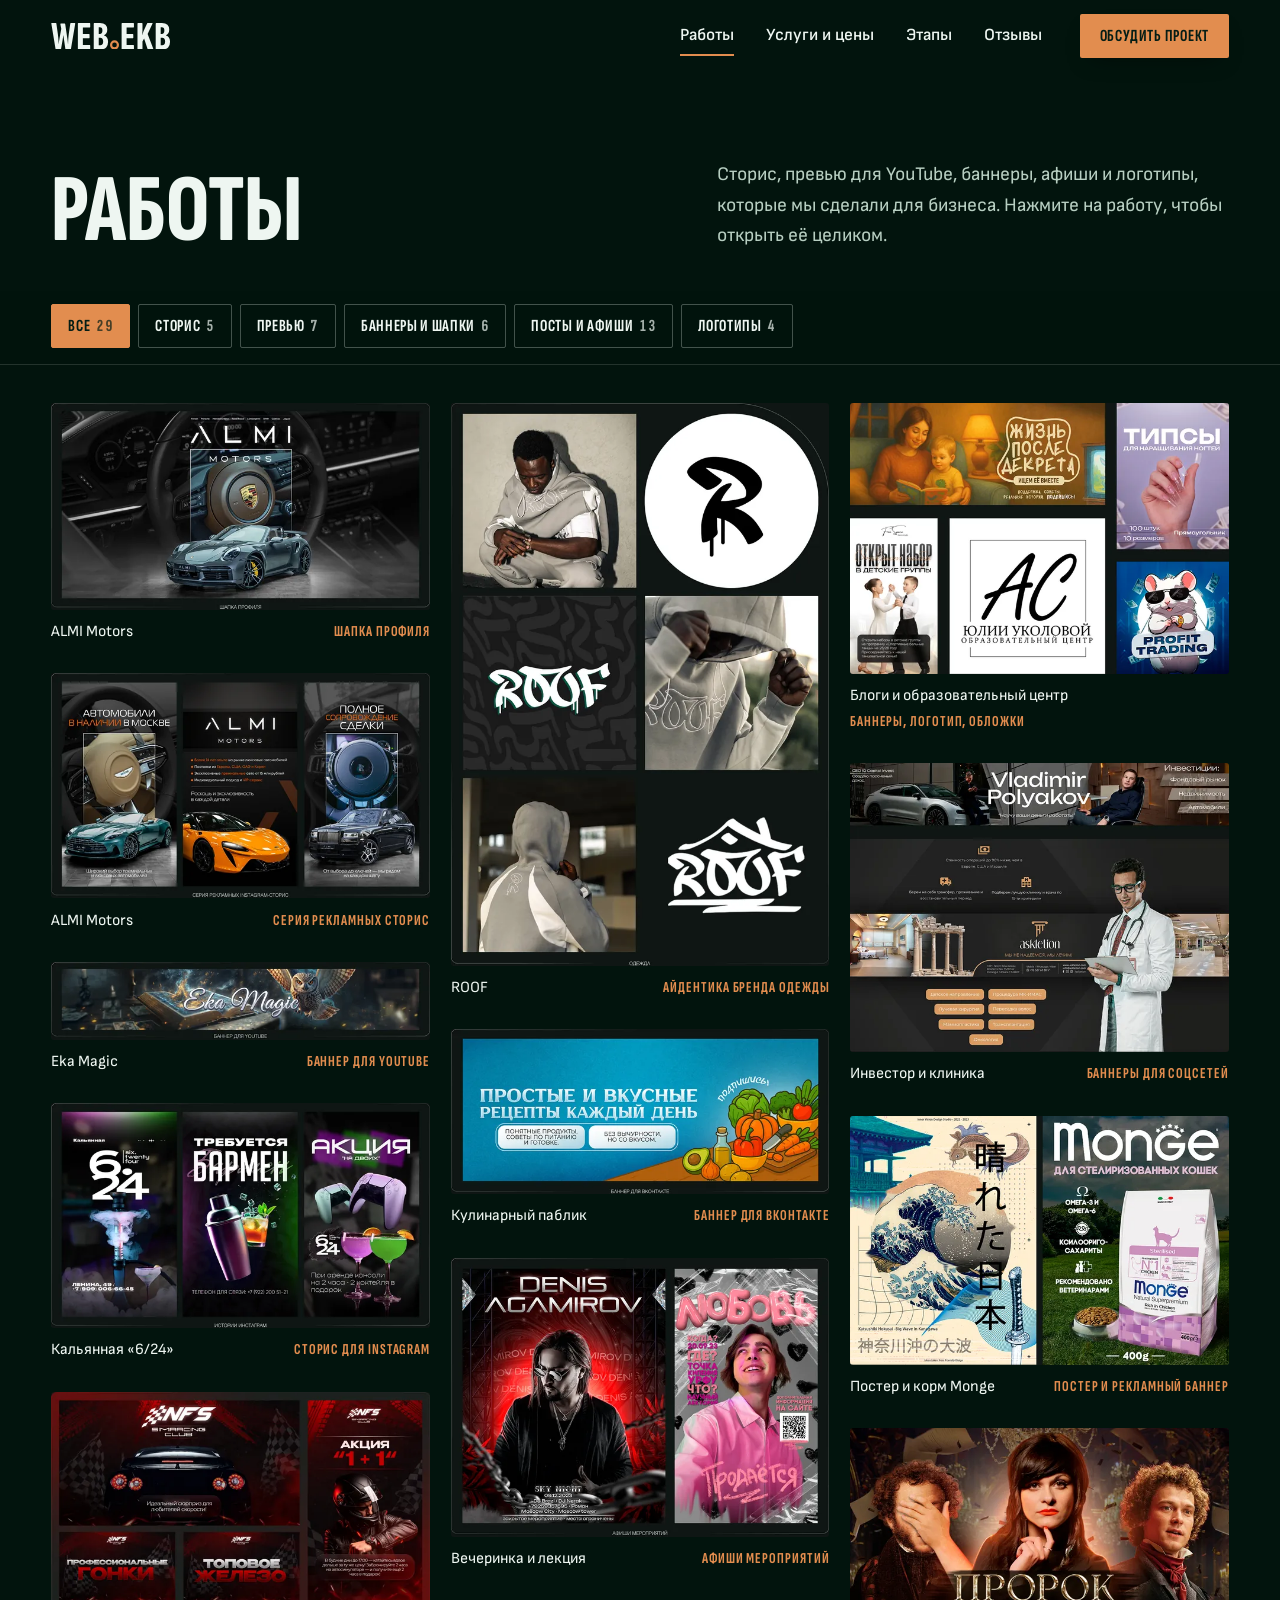
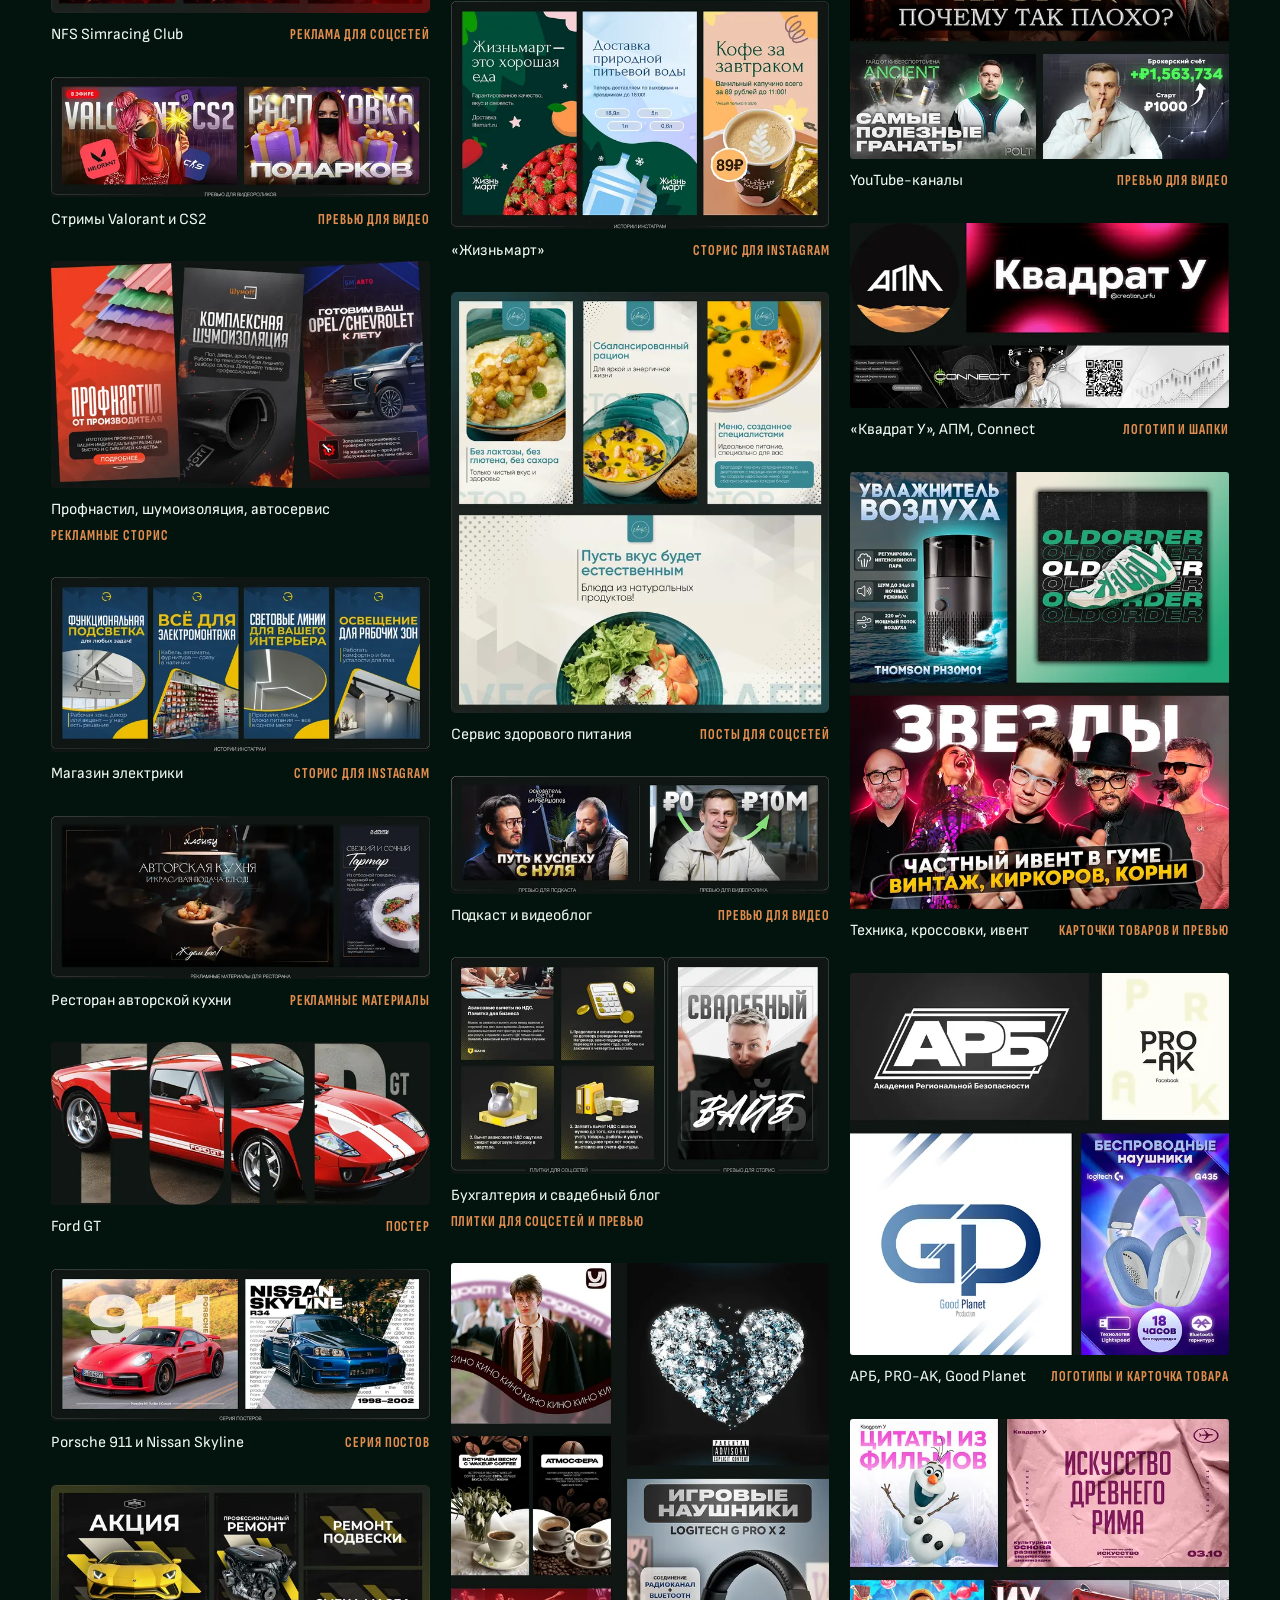
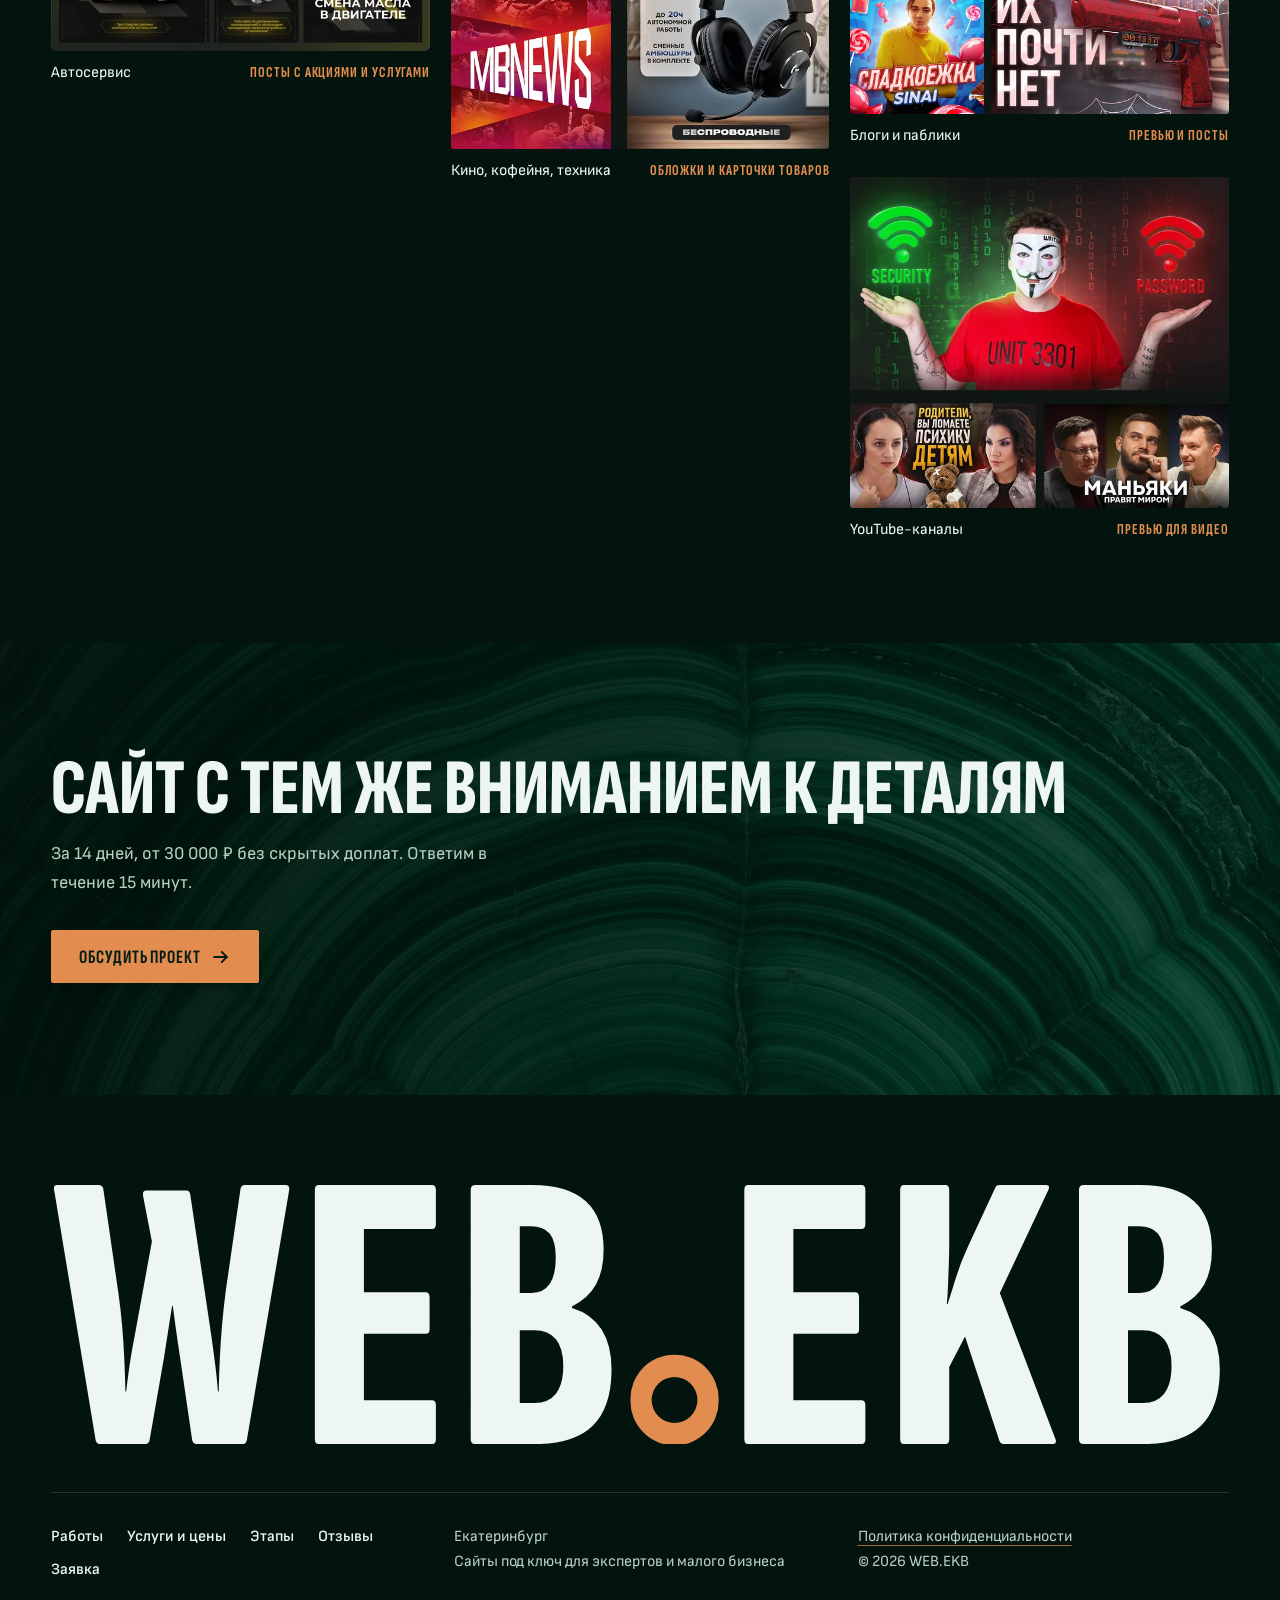
<file: portfolio.html>
<!doctype html>
<html lang="ru">
<head>
<meta charset="utf-8">
<meta name="viewport" content="width=device-width, initial-scale=1, viewport-fit=cover">
<title>Работы: сторис, превью, баннеры, логотипы | WEB.EKB</title>
<meta name="description" content="Портфолио WEB.EKB: рекламные сторис, превью для YouTube, баннеры, афиши и логотипы для бизнеса.">
<meta name="theme-color" content="#02140d">
<link rel="icon" href="favicon.svg" type="image/svg+xml">
<link rel="apple-touch-icon" href="img/apple-touch-icon.png">
<meta property="og:type" content="website">
<meta property="og:locale" content="ru_RU">
<meta property="og:site_name" content="WEB.EKB">
<meta property="og:title" content="Работы WEB.EKB">
<meta property="og:description" content="Сторис, превью, баннеры, афиши и логотипы для бизнеса.">
<meta property="og:image" content="img/og.jpg">
<meta name="twitter:card" content="summary_large_image">
<link rel="preload" href="fonts/sofia-sans-xcond-cyrillic.woff2" as="font" type="font/woff2" crossorigin>
<link rel="preload" href="fonts/sofia-sans-cyrillic.woff2" as="font" type="font/woff2" crossorigin>
<link rel="stylesheet" href="css/style.css">
<script>document.documentElement.classList.add('js')</script>
<script src="js/main.js" defer></script>
<script src="js/works.js" defer></script>
</head>
<body class="page-dark">
<a class="skip" href="#main">Перейти к содержанию</a>

<header class="site-header" data-header>
  <a class="brand" href="./" aria-label="WEB.EKB, на главную"><svg class="logo" xmlns="http://www.w3.org/2000/svg" viewBox="0 0 2977 655" aria-hidden="true" focusable="false"><path fill="currentColor" d="M124 655Q115 655 113 646L8 13Q5 0 16 0H120Q130 0 132 9L170 271Q176 313 179.5 353.0Q183 393 185.0 434.0Q187 475 188 522H190Q194 488 199.0 453.0Q204 418 211 384L255 143L233 29Q230 14 241 14H341Q351 14 352 24L405 379Q410 415 414.5 450.0Q419 485 422 522H424Q425 474 427.0 433.5Q429 393 432.5 352.5Q436 312 442 266L479 10Q481 0 490 0H593Q604 0 602 13L495 645Q493 655 485 655H369Q359 655 357 646L326 434Q321 402 316.5 370.0Q312 338 308 306H306Q301 338 296.0 369.5Q291 401 286 434L249 646Q248 651 244.5 653.0Q241 655 238 655Z M677 655Q667 655 667 643V12Q667 0 677 0H963Q973 0 973 12V99Q973 111 963 111H791V271H947Q957 271 957 283V365Q957 376 947 376H791V544H963Q973 544 973 556V643Q973 655 963 655Z M1073 655Q1061 655 1061 643V12Q1061 0 1073 0H1215Q1307 0 1352.0 41.0Q1397 82 1397 164Q1397 216 1378.0 251.0Q1359 286 1317 307V311Q1367 326 1392.0 365.5Q1417 405 1417 466Q1417 562 1369.5 608.5Q1322 655 1222 655ZM1185 551H1222Q1258 551 1276.5 527.5Q1295 504 1295 457Q1295 413 1276.5 390.0Q1258 367 1222 367H1185ZM1185 273H1215Q1245 273 1260.5 250.5Q1276 228 1276 184Q1276 142 1261.0 123.0Q1246 104 1213 104H1185Z M1762.6999999999998 655Q1752.6999999999998 655 1752.6999999999998 643V12Q1752.6999999999998 0 1762.6999999999998 0H2048.7Q2058.7 0 2058.7 12V99Q2058.7 111 2048.7 111H1876.6999999999998V271H2032.6999999999998Q2042.6999999999998 271 2042.6999999999998 283V365Q2042.6999999999998 376 2032.6999999999998 376H1876.6999999999998V544H2048.7Q2058.7 544 2058.7 556V643Q2058.7 655 2048.7 655Z M2156.7 655Q2146.7 655 2146.7 643V12Q2146.7 0 2156.7 0H2260.7Q2270.7 0 2270.7 12V153Q2270.7 173 2269.7 200.0Q2268.7 227 2267.7 253.5Q2266.7 280 2264.7 301H2266.7Q2276.7 270 2288.2 232.5Q2299.7 195 2318.7 154L2387.7 6Q2389.7 0 2398.7 0H2514.7Q2527.7 0 2520.7 14L2398.7 273L2538.7 641Q2544.7 655 2531.7 655H2408.7Q2400.7 655 2397.7 647L2310.7 383L2270.7 460V643Q2270.7 655 2260.7 655Z M2610.7 655Q2598.7 655 2598.7 643V12Q2598.7 0 2610.7 0H2752.7Q2844.7 0 2889.7 41.0Q2934.7 82 2934.7 164Q2934.7 216 2915.7 251.0Q2896.7 286 2854.7 307V311Q2904.7 326 2929.7 365.5Q2954.7 405 2954.7 466Q2954.7 562 2907.2 608.5Q2859.7 655 2759.7 655ZM2722.7 551H2759.7Q2795.7 551 2814.2 527.5Q2832.7 504 2832.7 457Q2832.7 413 2814.2 390.0Q2795.7 367 2759.7 367H2722.7ZM2722.7 273H2752.7Q2782.7 273 2798.2 250.5Q2813.7 228 2813.7 184Q2813.7 142 2798.7 123.0Q2783.7 104 2750.7 104H2722.7Z"/><path fill="#e28d4f" fill-rule="evenodd" d="M1465.0 543.6a111.4 111.4 0 1 0 222.7 0a111.4 111.4 0 1 0 -222.7 0zM1518.4 543.6a57.9 57.9 0 1 1 115.8 0a57.9 57.9 0 1 1 -115.8 0z"/></svg></a>
  <nav class="nav" aria-label="Основная навигация">
    <ul class="nav__list">
      <li><a href="portfolio.html" aria-current="page">Работы</a></li>
      <li><a href="./#ceny">Услуги и цены</a></li>
      <li><a href="./#etapy">Этапы</a></li>
      <li><a href="./#otzyvy">Отзывы</a></li>
    </ul>
  </nav>
  <a class="btn btn--copper btn--sm site-header__cta" href="./#zayavka">Обсудить проект</a>
  <button class="menu-btn" type="button" aria-haspopup="dialog" aria-controls="menu" data-menu-open>
    <span>Меню</span>
    <svg viewBox="0 0 24 24" width="22" height="22" aria-hidden="true"><path d="M3 7h18M3 12h18M3 17h12" fill="none" stroke="currentColor" stroke-width="2" stroke-linecap="square"/></svg>
  </button>
</header>

<dialog class="menu" id="menu" aria-label="Меню">
  <div class="menu__top">
    <span class="brand brand--menu"><svg class="logo" xmlns="http://www.w3.org/2000/svg" viewBox="0 0 2977 655" aria-hidden="true" focusable="false"><path fill="currentColor" d="M124 655Q115 655 113 646L8 13Q5 0 16 0H120Q130 0 132 9L170 271Q176 313 179.5 353.0Q183 393 185.0 434.0Q187 475 188 522H190Q194 488 199.0 453.0Q204 418 211 384L255 143L233 29Q230 14 241 14H341Q351 14 352 24L405 379Q410 415 414.5 450.0Q419 485 422 522H424Q425 474 427.0 433.5Q429 393 432.5 352.5Q436 312 442 266L479 10Q481 0 490 0H593Q604 0 602 13L495 645Q493 655 485 655H369Q359 655 357 646L326 434Q321 402 316.5 370.0Q312 338 308 306H306Q301 338 296.0 369.5Q291 401 286 434L249 646Q248 651 244.5 653.0Q241 655 238 655Z M677 655Q667 655 667 643V12Q667 0 677 0H963Q973 0 973 12V99Q973 111 963 111H791V271H947Q957 271 957 283V365Q957 376 947 376H791V544H963Q973 544 973 556V643Q973 655 963 655Z M1073 655Q1061 655 1061 643V12Q1061 0 1073 0H1215Q1307 0 1352.0 41.0Q1397 82 1397 164Q1397 216 1378.0 251.0Q1359 286 1317 307V311Q1367 326 1392.0 365.5Q1417 405 1417 466Q1417 562 1369.5 608.5Q1322 655 1222 655ZM1185 551H1222Q1258 551 1276.5 527.5Q1295 504 1295 457Q1295 413 1276.5 390.0Q1258 367 1222 367H1185ZM1185 273H1215Q1245 273 1260.5 250.5Q1276 228 1276 184Q1276 142 1261.0 123.0Q1246 104 1213 104H1185Z M1762.6999999999998 655Q1752.6999999999998 655 1752.6999999999998 643V12Q1752.6999999999998 0 1762.6999999999998 0H2048.7Q2058.7 0 2058.7 12V99Q2058.7 111 2048.7 111H1876.6999999999998V271H2032.6999999999998Q2042.6999999999998 271 2042.6999999999998 283V365Q2042.6999999999998 376 2032.6999999999998 376H1876.6999999999998V544H2048.7Q2058.7 544 2058.7 556V643Q2058.7 655 2048.7 655Z M2156.7 655Q2146.7 655 2146.7 643V12Q2146.7 0 2156.7 0H2260.7Q2270.7 0 2270.7 12V153Q2270.7 173 2269.7 200.0Q2268.7 227 2267.7 253.5Q2266.7 280 2264.7 301H2266.7Q2276.7 270 2288.2 232.5Q2299.7 195 2318.7 154L2387.7 6Q2389.7 0 2398.7 0H2514.7Q2527.7 0 2520.7 14L2398.7 273L2538.7 641Q2544.7 655 2531.7 655H2408.7Q2400.7 655 2397.7 647L2310.7 383L2270.7 460V643Q2270.7 655 2260.7 655Z M2610.7 655Q2598.7 655 2598.7 643V12Q2598.7 0 2610.7 0H2752.7Q2844.7 0 2889.7 41.0Q2934.7 82 2934.7 164Q2934.7 216 2915.7 251.0Q2896.7 286 2854.7 307V311Q2904.7 326 2929.7 365.5Q2954.7 405 2954.7 466Q2954.7 562 2907.2 608.5Q2859.7 655 2759.7 655ZM2722.7 551H2759.7Q2795.7 551 2814.2 527.5Q2832.7 504 2832.7 457Q2832.7 413 2814.2 390.0Q2795.7 367 2759.7 367H2722.7ZM2722.7 273H2752.7Q2782.7 273 2798.2 250.5Q2813.7 228 2813.7 184Q2813.7 142 2798.7 123.0Q2783.7 104 2750.7 104H2722.7Z"/><path fill="#e28d4f" fill-rule="evenodd" d="M1465.0 543.6a111.4 111.4 0 1 0 222.7 0a111.4 111.4 0 1 0 -222.7 0zM1518.4 543.6a57.9 57.9 0 1 1 115.8 0a57.9 57.9 0 1 1 -115.8 0z"/></svg></span>
    <button class="menu__close" type="button" data-menu-close aria-label="Закрыть меню">
      <svg viewBox="0 0 24 24" width="24" height="24" aria-hidden="true"><path d="M5 5l14 14M19 5L5 19" fill="none" stroke="currentColor" stroke-width="2" stroke-linecap="square"/></svg>
    </button>
  </div>
  <nav aria-label="Меню">
    <ul class="menu__list">
      <li><a href="./">Главная</a></li>
      <li><a href="./#ceny">Услуги и цены</a></li>
      <li><a href="./#etapy">Этапы</a></li>
      <li><a href="./#otzyvy">Отзывы</a></li>
    </ul>
  </nav>
  <a class="btn btn--copper btn--block" href="./#zayavka">Обсудить проект</a>
</dialog>

<main id="main">
  <section class="works-intro" aria-labelledby="works-page-title">
    <div class="container works-intro__grid">
      <h1 class="works-intro__title" id="works-page-title">Работы</h1>
      <p class="works-intro__text">Сторис, превью для YouTube, баннеры, афиши и логотипы, которые мы сделали для бизнеса. Нажмите на работу, чтобы открыть её целиком.</p>
    </div>
  </section>

  <div class="filters">
    <div class="container">
      <ul class="filters__list" aria-label="Фильтр по типу работ">
          <li><button class="chip" type="button" data-filter="all" aria-pressed="true">Все<span class="chip__n">29</span></button></li>
          <li><button class="chip" type="button" data-filter="stories" aria-pressed="false">Сторис<span class="chip__n">5</span></button></li>
          <li><button class="chip" type="button" data-filter="previews" aria-pressed="false">Превью<span class="chip__n">7</span></button></li>
          <li><button class="chip" type="button" data-filter="banners" aria-pressed="false">Баннеры и шапки<span class="chip__n">6</span></button></li>
          <li><button class="chip" type="button" data-filter="posts" aria-pressed="false">Посты и афиши<span class="chip__n">13</span></button></li>
          <li><button class="chip" type="button" data-filter="logos" aria-pressed="false">Логотипы<span class="chip__n">4</span></button></li>
      </ul>
    </div>
  </div>

  <div class="container">
    <div class="gallery" data-gallery>
      <figure class="gallery__item" data-tags="banners">
        <button class="gallery__btn" type="button" data-full="img/works/01.webp" data-w="1195" data-h="651" aria-label="Открыть: Шапка профиля, ALMI Motors">
          <img src="img/works/01-640.webp" srcset="img/works/01-640.webp 640w, img/works/01.webp 1195w" sizes="(max-width: 760px) 92vw, (max-width: 1200px) 46vw, 30vw" width="640" height="349" alt="Шапка профиля: ALMI Motors" loading="lazy" decoding="async">
        </button>
        <figcaption class="gallery__cap"><span>ALMI Motors</span><span class="gallery__tag">Шапка профиля</span></figcaption>
      </figure>
      <figure class="gallery__item" data-tags="stories">
        <button class="gallery__btn" type="button" data-full="img/works/02.webp" data-w="1195" data-h="709" aria-label="Открыть: Серия рекламных сторис, ALMI Motors">
          <img src="img/works/02-640.webp" srcset="img/works/02-640.webp 640w, img/works/02.webp 1195w" sizes="(max-width: 760px) 92vw, (max-width: 1200px) 46vw, 30vw" width="640" height="380" alt="Серия рекламных сторис: ALMI Motors" loading="lazy" decoding="async">
        </button>
        <figcaption class="gallery__cap"><span>ALMI Motors</span><span class="gallery__tag">Серия рекламных сторис</span></figcaption>
      </figure>
      <figure class="gallery__item" data-tags="banners">
        <button class="gallery__btn" type="button" data-full="img/works/03.webp" data-w="1195" data-h="245" aria-label="Открыть: Баннер для YouTube, Eka Magic">
          <img src="img/works/03-640.webp" srcset="img/works/03-640.webp 640w, img/works/03.webp 1195w" sizes="(max-width: 760px) 92vw, (max-width: 1200px) 46vw, 30vw" width="640" height="131" alt="Баннер для YouTube: Eka Magic" loading="lazy" decoding="async">
        </button>
        <figcaption class="gallery__cap"><span>Eka Magic</span><span class="gallery__tag">Баннер для YouTube</span></figcaption>
      </figure>
      <figure class="gallery__item" data-tags="stories">
        <button class="gallery__btn" type="button" data-full="img/works/04.webp" data-w="1195" data-h="707" aria-label="Открыть: Сторис для Instagram, Кальянная «6/24»">
          <img src="img/works/04-640.webp" srcset="img/works/04-640.webp 640w, img/works/04.webp 1195w" sizes="(max-width: 760px) 92vw, (max-width: 1200px) 46vw, 30vw" width="640" height="379" alt="Сторис для Instagram: Кальянная «6/24»" loading="lazy" decoding="async">
        </button>
        <figcaption class="gallery__cap"><span>Кальянная «6/24»</span><span class="gallery__tag">Сторис для Instagram</span></figcaption>
      </figure>
      <figure class="gallery__item" data-tags="posts">
        <button class="gallery__btn" type="button" data-full="img/works/05.webp" data-w="1157" data-h="676" aria-label="Открыть: Реклама для соцсетей, NFS Simracing Club">
          <img src="img/works/05-640.webp" srcset="img/works/05-640.webp 640w, img/works/05.webp 1157w" sizes="(max-width: 760px) 92vw, (max-width: 1200px) 46vw, 30vw" width="640" height="374" alt="Реклама для соцсетей: NFS Simracing Club" loading="lazy" decoding="async">
        </button>
        <figcaption class="gallery__cap"><span>NFS Simracing Club</span><span class="gallery__tag">Реклама для соцсетей</span></figcaption>
      </figure>
      <figure class="gallery__item" data-tags="previews">
        <button class="gallery__btn" type="button" data-full="img/works/06.webp" data-w="1195" data-h="381" aria-label="Открыть: Превью для видео, Стримы Valorant и CS2">
          <img src="img/works/06-640.webp" srcset="img/works/06-640.webp 640w, img/works/06.webp 1195w" sizes="(max-width: 760px) 92vw, (max-width: 1200px) 46vw, 30vw" width="640" height="204" alt="Превью для видео: Стримы Valorant и CS2" loading="lazy" decoding="async">
        </button>
        <figcaption class="gallery__cap"><span>Стримы Valorant и CS2</span><span class="gallery__tag">Превью для видео</span></figcaption>
      </figure>
      <figure class="gallery__item" data-tags="stories">
        <button class="gallery__btn" type="button" data-full="img/works/08.webp" data-w="1100" data-h="658" aria-label="Открыть: Рекламные сторис, Профнастил, шумоизоляция, автосервис">
          <img src="img/works/08-640.webp" srcset="img/works/08-640.webp 640w, img/works/08.webp 1100w" sizes="(max-width: 760px) 92vw, (max-width: 1200px) 46vw, 30vw" width="640" height="383" alt="Рекламные сторис: Профнастил, шумоизоляция, автосервис" loading="lazy" decoding="async">
        </button>
        <figcaption class="gallery__cap"><span>Профнастил, шумоизоляция, автосервис</span><span class="gallery__tag">Рекламные сторис</span></figcaption>
      </figure>
      <figure class="gallery__item" data-tags="stories">
        <button class="gallery__btn" type="button" data-full="img/works/09.webp" data-w="1195" data-h="552" aria-label="Открыть: Сторис для Instagram, Магазин электрики">
          <img src="img/works/09-640.webp" srcset="img/works/09-640.webp 640w, img/works/09.webp 1195w" sizes="(max-width: 760px) 92vw, (max-width: 1200px) 46vw, 30vw" width="640" height="296" alt="Сторис для Instagram: Магазин электрики" loading="lazy" decoding="async">
        </button>
        <figcaption class="gallery__cap"><span>Магазин электрики</span><span class="gallery__tag">Сторис для Instagram</span></figcaption>
      </figure>
      <figure class="gallery__item" data-tags="posts">
        <button class="gallery__btn" type="button" data-full="img/works/10.webp" data-w="1195" data-h="514" aria-label="Открыть: Рекламные материалы, Ресторан авторской кухни">
          <img src="img/works/10-640.webp" srcset="img/works/10-640.webp 640w, img/works/10.webp 1195w" sizes="(max-width: 760px) 92vw, (max-width: 1200px) 46vw, 30vw" width="640" height="275" alt="Рекламные материалы: Ресторан авторской кухни" loading="lazy" decoding="async">
        </button>
        <figcaption class="gallery__cap"><span>Ресторан авторской кухни</span><span class="gallery__tag">Рекламные материалы</span></figcaption>
      </figure>
      <figure class="gallery__item" data-tags="posts">
        <button class="gallery__btn" type="button" data-full="img/works/11.webp" data-w="958" data-h="411" aria-label="Открыть: Постер, Ford GT">
          <img src="img/works/11-640.webp" srcset="img/works/11-640.webp 640w, img/works/11.webp 958w" sizes="(max-width: 760px) 92vw, (max-width: 1200px) 46vw, 30vw" width="640" height="275" alt="Постер: Ford GT" loading="lazy" decoding="async">
        </button>
        <figcaption class="gallery__cap"><span>Ford GT</span><span class="gallery__tag">Постер</span></figcaption>
      </figure>
      <figure class="gallery__item" data-tags="posts">
        <button class="gallery__btn" type="button" data-full="img/works/12.webp" data-w="1195" data-h="480" aria-label="Открыть: Серия постов, Porsche 911 и Nissan Skyline">
          <img src="img/works/12-640.webp" srcset="img/works/12-640.webp 640w, img/works/12.webp 1195w" sizes="(max-width: 760px) 92vw, (max-width: 1200px) 46vw, 30vw" width="640" height="257" alt="Серия постов: Porsche 911 и Nissan Skyline" loading="lazy" decoding="async">
        </button>
        <figcaption class="gallery__cap"><span>Porsche 911 и Nissan Skyline</span><span class="gallery__tag">Серия постов</span></figcaption>
      </figure>
      <figure class="gallery__item" data-tags="posts">
        <button class="gallery__btn" type="button" data-full="img/works/13.webp" data-w="1157" data-h="508" aria-label="Открыть: Посты с акциями и услугами, Автосервис">
          <img src="img/works/13-640.webp" srcset="img/works/13-640.webp 640w, img/works/13.webp 1157w" sizes="(max-width: 760px) 92vw, (max-width: 1200px) 46vw, 30vw" width="640" height="281" alt="Посты с акциями и услугами: Автосервис" loading="lazy" decoding="async">
        </button>
        <figcaption class="gallery__cap"><span>Автосервис</span><span class="gallery__tag">Посты с акциями и услугами</span></figcaption>
      </figure>
      <figure class="gallery__item" data-tags="logos">
        <button class="gallery__btn" type="button" data-full="img/works/14.webp" data-w="1195" data-h="1774" aria-label="Открыть: Айдентика бренда одежды, ROOF">
          <img src="img/works/14-640.webp" srcset="img/works/14-640.webp 640w, img/works/14.webp 1195w" sizes="(max-width: 760px) 92vw, (max-width: 1200px) 46vw, 30vw" width="640" height="950" alt="Айдентика бренда одежды: ROOF" loading="lazy" decoding="async">
        </button>
        <figcaption class="gallery__cap"><span>ROOF</span><span class="gallery__tag">Айдентика бренда одежды</span></figcaption>
      </figure>
      <figure class="gallery__item" data-tags="banners">
        <button class="gallery__btn" type="button" data-full="img/works/15.webp" data-w="1195" data-h="520" aria-label="Открыть: Баннер для ВКонтакте, Кулинарный паблик">
          <img src="img/works/15-640.webp" srcset="img/works/15-640.webp 640w, img/works/15.webp 1195w" sizes="(max-width: 760px) 92vw, (max-width: 1200px) 46vw, 30vw" width="640" height="278" alt="Баннер для ВКонтакте: Кулинарный паблик" loading="lazy" decoding="async">
        </button>
        <figcaption class="gallery__cap"><span>Кулинарный паблик</span><span class="gallery__tag">Баннер для ВКонтакте</span></figcaption>
      </figure>
      <figure class="gallery__item" data-tags="posts">
        <button class="gallery__btn" type="button" data-full="img/works/16.webp" data-w="1195" data-h="881" aria-label="Открыть: Афиши мероприятий, Вечеринка и лекция">
          <img src="img/works/16-640.webp" srcset="img/works/16-640.webp 640w, img/works/16.webp 1195w" sizes="(max-width: 760px) 92vw, (max-width: 1200px) 46vw, 30vw" width="640" height="472" alt="Афиши мероприятий: Вечеринка и лекция" loading="lazy" decoding="async">
        </button>
        <figcaption class="gallery__cap"><span>Вечеринка и лекция</span><span class="gallery__tag">Афиши мероприятий</span></figcaption>
      </figure>
      <figure class="gallery__item" data-tags="stories">
        <button class="gallery__btn" type="button" data-full="img/works/17.webp" data-w="1195" data-h="719" aria-label="Открыть: Сторис для Instagram, «Жизньмарт»">
          <img src="img/works/17-640.webp" srcset="img/works/17-640.webp 640w, img/works/17.webp 1195w" sizes="(max-width: 760px) 92vw, (max-width: 1200px) 46vw, 30vw" width="640" height="385" alt="Сторис для Instagram: «Жизньмарт»" loading="lazy" decoding="async">
        </button>
        <figcaption class="gallery__cap"><span>«Жизньмарт»</span><span class="gallery__tag">Сторис для Instagram</span></figcaption>
      </figure>
      <figure class="gallery__item" data-tags="posts">
        <button class="gallery__btn" type="button" data-full="img/works/18.webp" data-w="1157" data-h="1284" aria-label="Открыть: Посты для соцсетей, Сервис здорового питания">
          <img src="img/works/18-640.webp" srcset="img/works/18-640.webp 640w, img/works/18.webp 1157w" sizes="(max-width: 760px) 92vw, (max-width: 1200px) 46vw, 30vw" width="640" height="710" alt="Посты для соцсетей: Сервис здорового питания" loading="lazy" decoding="async">
        </button>
        <figcaption class="gallery__cap"><span>Сервис здорового питания</span><span class="gallery__tag">Посты для соцсетей</span></figcaption>
      </figure>
      <figure class="gallery__item" data-tags="previews">
        <button class="gallery__btn" type="button" data-full="img/works/19.webp" data-w="1197" data-h="370" aria-label="Открыть: Превью для видео, Подкаст и видеоблог">
          <img src="img/works/19-640.webp" srcset="img/works/19-640.webp 640w, img/works/19.webp 1197w" sizes="(max-width: 760px) 92vw, (max-width: 1200px) 46vw, 30vw" width="640" height="198" alt="Превью для видео: Подкаст и видеоблог" loading="lazy" decoding="async">
        </button>
        <figcaption class="gallery__cap"><span>Подкаст и видеоблог</span><span class="gallery__tag">Превью для видео</span></figcaption>
      </figure>
      <figure class="gallery__item" data-tags="posts previews">
        <button class="gallery__btn" type="button" data-full="img/works/20.webp" data-w="1195" data-h="683" aria-label="Открыть: Плитки для соцсетей и превью, Бухгалтерия и свадебный блог">
          <img src="img/works/20-640.webp" srcset="img/works/20-640.webp 640w, img/works/20.webp 1195w" sizes="(max-width: 760px) 92vw, (max-width: 1200px) 46vw, 30vw" width="640" height="366" alt="Плитки для соцсетей и превью: Бухгалтерия и свадебный блог" loading="lazy" decoding="async">
        </button>
        <figcaption class="gallery__cap"><span>Бухгалтерия и свадебный блог</span><span class="gallery__tag">Плитки для соцсетей и превью</span></figcaption>
      </figure>
      <figure class="gallery__item" data-tags="posts">
        <button class="gallery__btn" type="button" data-full="img/works/21.webp" data-w="1127" data-h="1444" aria-label="Открыть: Обложки и карточки товаров, Кино, кофейня, техника">
          <img src="img/works/21-640.webp" srcset="img/works/21-640.webp 640w, img/works/21.webp 1127w" sizes="(max-width: 760px) 92vw, (max-width: 1200px) 46vw, 30vw" width="640" height="820" alt="Обложки и карточки товаров: Кино, кофейня, техника" loading="lazy" decoding="async">
        </button>
        <figcaption class="gallery__cap"><span>Кино, кофейня, техника</span><span class="gallery__tag">Обложки и карточки товаров</span></figcaption>
      </figure>
      <figure class="gallery__item" data-tags="banners logos">
        <button class="gallery__btn" type="button" data-full="img/works/22.webp" data-w="1127" data-h="806" aria-label="Открыть: Баннеры, логотип, обложки, Блоги и образовательный центр">
          <img src="img/works/22-640.webp" srcset="img/works/22-640.webp 640w, img/works/22.webp 1127w" sizes="(max-width: 760px) 92vw, (max-width: 1200px) 46vw, 30vw" width="640" height="458" alt="Баннеры, логотип, обложки: Блоги и образовательный центр" loading="lazy" decoding="async">
        </button>
        <figcaption class="gallery__cap"><span>Блоги и образовательный центр</span><span class="gallery__tag">Баннеры, логотип, обложки</span></figcaption>
      </figure>
      <figure class="gallery__item" data-tags="banners">
        <button class="gallery__btn" type="button" data-full="img/works/23.webp" data-w="1127" data-h="860" aria-label="Открыть: Баннеры для соцсетей, Инвестор и клиника">
          <img src="img/works/23-640.webp" srcset="img/works/23-640.webp 640w, img/works/23.webp 1127w" sizes="(max-width: 760px) 92vw, (max-width: 1200px) 46vw, 30vw" width="640" height="488" alt="Баннеры для соцсетей: Инвестор и клиника" loading="lazy" decoding="async">
        </button>
        <figcaption class="gallery__cap"><span>Инвестор и клиника</span><span class="gallery__tag">Баннеры для соцсетей</span></figcaption>
      </figure>
      <figure class="gallery__item" data-tags="posts">
        <button class="gallery__btn" type="button" data-full="img/works/24.webp" data-w="1127" data-h="740" aria-label="Открыть: Постер и рекламный баннер, Постер и корм Monge">
          <img src="img/works/24-640.webp" srcset="img/works/24-640.webp 640w, img/works/24.webp 1127w" sizes="(max-width: 760px) 92vw, (max-width: 1200px) 46vw, 30vw" width="640" height="420" alt="Постер и рекламный баннер: Постер и корм Monge" loading="lazy" decoding="async">
        </button>
        <figcaption class="gallery__cap"><span>Постер и корм Monge</span><span class="gallery__tag">Постер и рекламный баннер</span></figcaption>
      </figure>
      <figure class="gallery__item" data-tags="previews">
        <button class="gallery__btn" type="button" data-full="img/works/25.webp" data-w="1127" data-h="985" aria-label="Открыть: Превью для видео, YouTube-каналы">
          <img src="img/works/25-640.webp" srcset="img/works/25-640.webp 640w, img/works/25.webp 1127w" sizes="(max-width: 760px) 92vw, (max-width: 1200px) 46vw, 30vw" width="640" height="559" alt="Превью для видео: YouTube-каналы" loading="lazy" decoding="async">
        </button>
        <figcaption class="gallery__cap"><span>YouTube-каналы</span><span class="gallery__tag">Превью для видео</span></figcaption>
      </figure>
      <figure class="gallery__item" data-tags="banners logos">
        <button class="gallery__btn" type="button" data-full="img/works/26.webp" data-w="1127" data-h="551" aria-label="Открыть: Логотип и шапки, «Квадрат У», АПМ, Connect">
          <img src="img/works/26-640.webp" srcset="img/works/26-640.webp 640w, img/works/26.webp 1127w" sizes="(max-width: 760px) 92vw, (max-width: 1200px) 46vw, 30vw" width="640" height="313" alt="Логотип и шапки: «Квадрат У», АПМ, Connect" loading="lazy" decoding="async">
        </button>
        <figcaption class="gallery__cap"><span>«Квадрат У», АПМ, Connect</span><span class="gallery__tag">Логотип и шапки</span></figcaption>
      </figure>
      <figure class="gallery__item" data-tags="posts previews">
        <button class="gallery__btn" type="button" data-full="img/works/27.webp" data-w="1127" data-h="1299" aria-label="Открыть: Карточки товаров и превью, Техника, кроссовки, ивент">
          <img src="img/works/27-640.webp" srcset="img/works/27-640.webp 640w, img/works/27.webp 1127w" sizes="(max-width: 760px) 92vw, (max-width: 1200px) 46vw, 30vw" width="640" height="738" alt="Карточки товаров и превью: Техника, кроссовки, ивент" loading="lazy" decoding="async">
        </button>
        <figcaption class="gallery__cap"><span>Техника, кроссовки, ивент</span><span class="gallery__tag">Карточки товаров и превью</span></figcaption>
      </figure>
      <figure class="gallery__item" data-tags="logos posts">
        <button class="gallery__btn" type="button" data-full="img/works/28.webp" data-w="1127" data-h="1138" aria-label="Открыть: Логотипы и карточка товара, АРБ, PRO-AK, Good Planet">
          <img src="img/works/28-640.webp" srcset="img/works/28-640.webp 640w, img/works/28.webp 1127w" sizes="(max-width: 760px) 92vw, (max-width: 1200px) 46vw, 30vw" width="640" height="646" alt="Логотипы и карточка товара: АРБ, PRO-AK, Good Planet" loading="lazy" decoding="async">
        </button>
        <figcaption class="gallery__cap"><span>АРБ, PRO-AK, Good Planet</span><span class="gallery__tag">Логотипы и карточка товара</span></figcaption>
      </figure>
      <figure class="gallery__item" data-tags="previews posts">
        <button class="gallery__btn" type="button" data-full="img/works/29.webp" data-w="1127" data-h="877" aria-label="Открыть: Превью и посты, Блоги и паблики">
          <img src="img/works/29-640.webp" srcset="img/works/29-640.webp 640w, img/works/29.webp 1127w" sizes="(max-width: 760px) 92vw, (max-width: 1200px) 46vw, 30vw" width="640" height="498" alt="Превью и посты: Блоги и паблики" loading="lazy" decoding="async">
        </button>
        <figcaption class="gallery__cap"><span>Блоги и паблики</span><span class="gallery__tag">Превью и посты</span></figcaption>
      </figure>
      <figure class="gallery__item" data-tags="previews">
        <button class="gallery__btn" type="button" data-full="img/works/30.webp" data-w="1127" data-h="983" aria-label="Открыть: Превью для видео, YouTube-каналы">
          <img src="img/works/30-640.webp" srcset="img/works/30-640.webp 640w, img/works/30.webp 1127w" sizes="(max-width: 760px) 92vw, (max-width: 1200px) 46vw, 30vw" width="640" height="558" alt="Превью для видео: YouTube-каналы" loading="lazy" decoding="async">
        </button>
        <figcaption class="gallery__cap"><span>YouTube-каналы</span><span class="gallery__tag">Превью для видео</span></figcaption>
      </figure>
    </div>
  </div>

  <section class="cta-band" aria-labelledby="cta-title">
    <div class="contact__face" aria-hidden="true">
      <img class="contact__tex" src="img/malachite-1280.webp" srcset="img/malachite-1280.webp 1280w, img/malachite-2400.webp 2400w" sizes="100vw" width="2400" height="1340" alt="" loading="lazy" decoding="async">
    </div>
    <div class="container cta-band__grid">
      <div>
        <h2 class="section-title" id="cta-title">Сайт с тем же вниманием к деталям</h2>
        <p>За 14 дней, от 30 000 ₽ без скрытых доплат. Ответим в течение 15 минут.</p>
      </div>
      <a class="btn btn--copper" href="./#zayavka">
        Обсудить проект
        <svg class="btn__icon" viewBox="0 0 24 24" width="20" height="20" aria-hidden="true"><path d="M4 12h15M13 6l6 6-6 6" fill="none" stroke="currentColor" stroke-width="2.2" stroke-linecap="square"/></svg>
      </a>
    </div>
  </section>
</main>

<dialog class="lightbox" id="lightbox" aria-label="Просмотр работы">
  <div class="lightbox__bar">
    <p class="lightbox__count" data-lb-count></p>
    <button class="icon-btn" type="button" data-lb-close aria-label="Закрыть">
      <svg viewBox="0 0 24 24" width="22" height="22" aria-hidden="true"><path d="M5 5l14 14M19 5L5 19" fill="none" stroke="currentColor" stroke-width="2" stroke-linecap="square"/></svg>
    </button>
  </div>
  <div class="lightbox__stage" data-lb-stage>
    <img class="lightbox__img" data-lb-img src="[data-uri]" alt="">
    <button class="icon-btn lightbox__prev" type="button" data-lb-prev aria-label="Предыдущая работа">
      <svg viewBox="0 0 24 24" width="22" height="22" aria-hidden="true"><path d="M20 12H5M11 6l-6 6 6 6" fill="none" stroke="currentColor" stroke-width="2" stroke-linecap="square"/></svg>
    </button>
    <button class="icon-btn lightbox__next" type="button" data-lb-next aria-label="Следующая работа">
      <svg viewBox="0 0 24 24" width="22" height="22" aria-hidden="true"><path d="M4 12h15M13 6l6 6-6 6" fill="none" stroke="currentColor" stroke-width="2" stroke-linecap="square"/></svg>
    </button>
  </div>
  <p class="lightbox__cap" data-lb-cap></p>
</dialog>

<footer class="site-footer">
  <div class="container">
    <a class="site-footer__brand" href="./" aria-label="WEB.EKB, на главную"><svg class="logo" xmlns="http://www.w3.org/2000/svg" viewBox="0 0 2977 655" aria-hidden="true" focusable="false"><path fill="currentColor" d="M124 655Q115 655 113 646L8 13Q5 0 16 0H120Q130 0 132 9L170 271Q176 313 179.5 353.0Q183 393 185.0 434.0Q187 475 188 522H190Q194 488 199.0 453.0Q204 418 211 384L255 143L233 29Q230 14 241 14H341Q351 14 352 24L405 379Q410 415 414.5 450.0Q419 485 422 522H424Q425 474 427.0 433.5Q429 393 432.5 352.5Q436 312 442 266L479 10Q481 0 490 0H593Q604 0 602 13L495 645Q493 655 485 655H369Q359 655 357 646L326 434Q321 402 316.5 370.0Q312 338 308 306H306Q301 338 296.0 369.5Q291 401 286 434L249 646Q248 651 244.5 653.0Q241 655 238 655Z M677 655Q667 655 667 643V12Q667 0 677 0H963Q973 0 973 12V99Q973 111 963 111H791V271H947Q957 271 957 283V365Q957 376 947 376H791V544H963Q973 544 973 556V643Q973 655 963 655Z M1073 655Q1061 655 1061 643V12Q1061 0 1073 0H1215Q1307 0 1352.0 41.0Q1397 82 1397 164Q1397 216 1378.0 251.0Q1359 286 1317 307V311Q1367 326 1392.0 365.5Q1417 405 1417 466Q1417 562 1369.5 608.5Q1322 655 1222 655ZM1185 551H1222Q1258 551 1276.5 527.5Q1295 504 1295 457Q1295 413 1276.5 390.0Q1258 367 1222 367H1185ZM1185 273H1215Q1245 273 1260.5 250.5Q1276 228 1276 184Q1276 142 1261.0 123.0Q1246 104 1213 104H1185Z M1762.6999999999998 655Q1752.6999999999998 655 1752.6999999999998 643V12Q1752.6999999999998 0 1762.6999999999998 0H2048.7Q2058.7 0 2058.7 12V99Q2058.7 111 2048.7 111H1876.6999999999998V271H2032.6999999999998Q2042.6999999999998 271 2042.6999999999998 283V365Q2042.6999999999998 376 2032.6999999999998 376H1876.6999999999998V544H2048.7Q2058.7 544 2058.7 556V643Q2058.7 655 2048.7 655Z M2156.7 655Q2146.7 655 2146.7 643V12Q2146.7 0 2156.7 0H2260.7Q2270.7 0 2270.7 12V153Q2270.7 173 2269.7 200.0Q2268.7 227 2267.7 253.5Q2266.7 280 2264.7 301H2266.7Q2276.7 270 2288.2 232.5Q2299.7 195 2318.7 154L2387.7 6Q2389.7 0 2398.7 0H2514.7Q2527.7 0 2520.7 14L2398.7 273L2538.7 641Q2544.7 655 2531.7 655H2408.7Q2400.7 655 2397.7 647L2310.7 383L2270.7 460V643Q2270.7 655 2260.7 655Z M2610.7 655Q2598.7 655 2598.7 643V12Q2598.7 0 2610.7 0H2752.7Q2844.7 0 2889.7 41.0Q2934.7 82 2934.7 164Q2934.7 216 2915.7 251.0Q2896.7 286 2854.7 307V311Q2904.7 326 2929.7 365.5Q2954.7 405 2954.7 466Q2954.7 562 2907.2 608.5Q2859.7 655 2759.7 655ZM2722.7 551H2759.7Q2795.7 551 2814.2 527.5Q2832.7 504 2832.7 457Q2832.7 413 2814.2 390.0Q2795.7 367 2759.7 367H2722.7ZM2722.7 273H2752.7Q2782.7 273 2798.2 250.5Q2813.7 228 2813.7 184Q2813.7 142 2798.7 123.0Q2783.7 104 2750.7 104H2722.7Z"/><path fill="#e28d4f" fill-rule="evenodd" d="M1465.0 543.6a111.4 111.4 0 1 0 222.7 0a111.4 111.4 0 1 0 -222.7 0zM1518.4 543.6a57.9 57.9 0 1 1 115.8 0a57.9 57.9 0 1 1 -115.8 0z"/></svg></a>
    <div class="site-footer__cols">
      <nav aria-label="Разделы сайта">
        <ul class="site-footer__nav">
          <li><a href="portfolio.html">Работы</a></li>
          <li><a href="./#ceny">Услуги и цены</a></li>
          <li><a href="./#etapy">Этапы</a></li>
          <li><a href="./#otzyvy">Отзывы</a></li>
          <li><a href="./#zayavka">Заявка</a></li>
        </ul>
      </nav>
      <p>Екатеринбург<br>Сайты под ключ для экспертов и малого бизнеса</p>
      <p><a href="privacy.html">Политика конфиденциальности</a><br>© <span data-year>2026</span> WEB.EKB</p>
    </div>
  </div>
</footer>
</body>
</html>
</file>
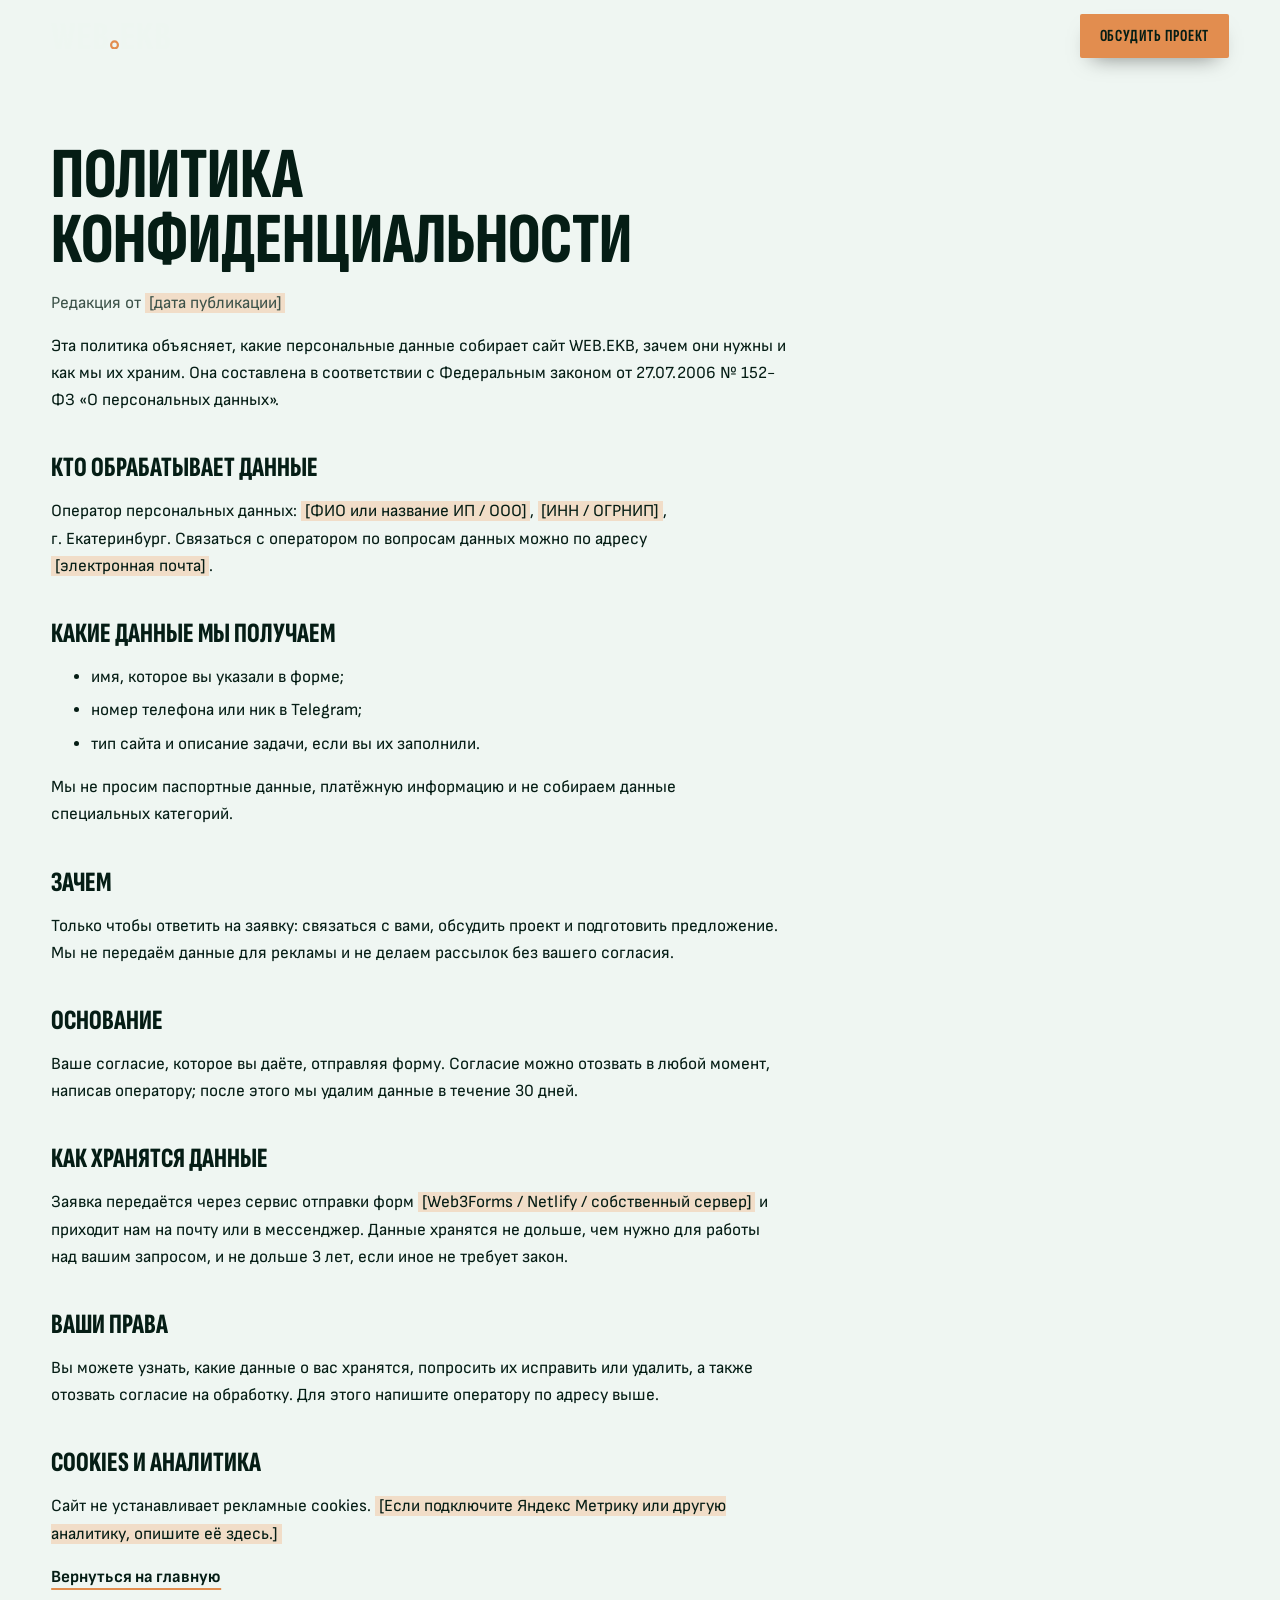
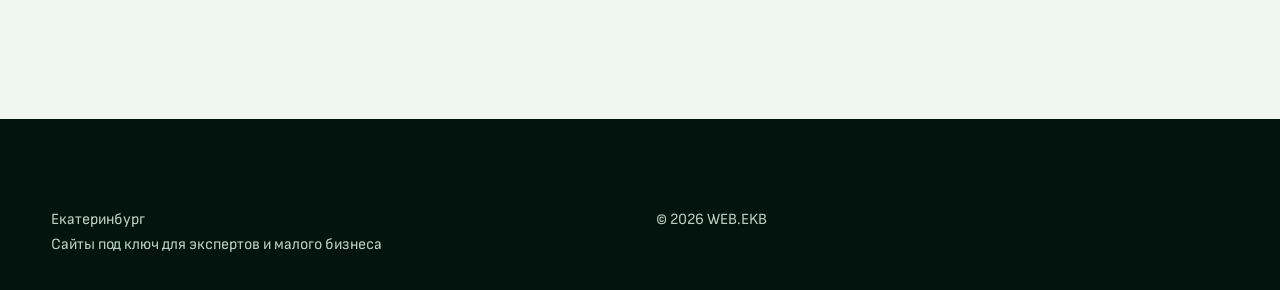
<file: privacy.html>
<!doctype html>
<html lang="ru">
<head>
<meta charset="utf-8">
<meta name="viewport" content="width=device-width, initial-scale=1, viewport-fit=cover">
<title>Политика конфиденциальности | WEB.EKB</title>
<meta name="description" content="Как WEB.EKB обрабатывает персональные данные, которые вы оставляете в форме заявки.">
<meta name="theme-color" content="#02140d">
<meta name="robots" content="noindex">
<link rel="icon" href="favicon.svg" type="image/svg+xml">
<link rel="apple-touch-icon" href="img/apple-touch-icon.png">
<link rel="stylesheet" href="css/style.css">
<script>document.documentElement.classList.add('js')</script>
<script src="js/main.js" defer></script>
</head>
<body>
<a class="skip" href="#main">Перейти к содержанию</a>

<header class="site-header is-solid" data-header>
  <a class="brand" href="./" aria-label="WEB.EKB, на главную"><svg class="logo" xmlns="http://www.w3.org/2000/svg" viewBox="0 0 2977 655" aria-hidden="true" focusable="false"><path fill="currentColor" d="M124 655Q115 655 113 646L8 13Q5 0 16 0H120Q130 0 132 9L170 271Q176 313 179.5 353.0Q183 393 185.0 434.0Q187 475 188 522H190Q194 488 199.0 453.0Q204 418 211 384L255 143L233 29Q230 14 241 14H341Q351 14 352 24L405 379Q410 415 414.5 450.0Q419 485 422 522H424Q425 474 427.0 433.5Q429 393 432.5 352.5Q436 312 442 266L479 10Q481 0 490 0H593Q604 0 602 13L495 645Q493 655 485 655H369Q359 655 357 646L326 434Q321 402 316.5 370.0Q312 338 308 306H306Q301 338 296.0 369.5Q291 401 286 434L249 646Q248 651 244.5 653.0Q241 655 238 655Z M677 655Q667 655 667 643V12Q667 0 677 0H963Q973 0 973 12V99Q973 111 963 111H791V271H947Q957 271 957 283V365Q957 376 947 376H791V544H963Q973 544 973 556V643Q973 655 963 655Z M1073 655Q1061 655 1061 643V12Q1061 0 1073 0H1215Q1307 0 1352.0 41.0Q1397 82 1397 164Q1397 216 1378.0 251.0Q1359 286 1317 307V311Q1367 326 1392.0 365.5Q1417 405 1417 466Q1417 562 1369.5 608.5Q1322 655 1222 655ZM1185 551H1222Q1258 551 1276.5 527.5Q1295 504 1295 457Q1295 413 1276.5 390.0Q1258 367 1222 367H1185ZM1185 273H1215Q1245 273 1260.5 250.5Q1276 228 1276 184Q1276 142 1261.0 123.0Q1246 104 1213 104H1185Z M1762.6999999999998 655Q1752.6999999999998 655 1752.6999999999998 643V12Q1752.6999999999998 0 1762.6999999999998 0H2048.7Q2058.7 0 2058.7 12V99Q2058.7 111 2048.7 111H1876.6999999999998V271H2032.6999999999998Q2042.6999999999998 271 2042.6999999999998 283V365Q2042.6999999999998 376 2032.6999999999998 376H1876.6999999999998V544H2048.7Q2058.7 544 2058.7 556V643Q2058.7 655 2048.7 655Z M2156.7 655Q2146.7 655 2146.7 643V12Q2146.7 0 2156.7 0H2260.7Q2270.7 0 2270.7 12V153Q2270.7 173 2269.7 200.0Q2268.7 227 2267.7 253.5Q2266.7 280 2264.7 301H2266.7Q2276.7 270 2288.2 232.5Q2299.7 195 2318.7 154L2387.7 6Q2389.7 0 2398.7 0H2514.7Q2527.7 0 2520.7 14L2398.7 273L2538.7 641Q2544.7 655 2531.7 655H2408.7Q2400.7 655 2397.7 647L2310.7 383L2270.7 460V643Q2270.7 655 2260.7 655Z M2610.7 655Q2598.7 655 2598.7 643V12Q2598.7 0 2610.7 0H2752.7Q2844.7 0 2889.7 41.0Q2934.7 82 2934.7 164Q2934.7 216 2915.7 251.0Q2896.7 286 2854.7 307V311Q2904.7 326 2929.7 365.5Q2954.7 405 2954.7 466Q2954.7 562 2907.2 608.5Q2859.7 655 2759.7 655ZM2722.7 551H2759.7Q2795.7 551 2814.2 527.5Q2832.7 504 2832.7 457Q2832.7 413 2814.2 390.0Q2795.7 367 2759.7 367H2722.7ZM2722.7 273H2752.7Q2782.7 273 2798.2 250.5Q2813.7 228 2813.7 184Q2813.7 142 2798.7 123.0Q2783.7 104 2750.7 104H2722.7Z"/><path fill="#e28d4f" fill-rule="evenodd" d="M1465.0 543.6a111.4 111.4 0 1 0 222.7 0a111.4 111.4 0 1 0 -222.7 0zM1518.4 543.6a57.9 57.9 0 1 1 115.8 0a57.9 57.9 0 1 1 -115.8 0z"/></svg></a>
  <a class="btn btn--copper btn--sm site-header__cta site-header__cta--end" href="./#zayavka">Обсудить проект</a>
</header>

<main id="main" class="legal">
  <div class="container">
    <article class="legal__body">
      <h1>Политика конфиденциальности</h1>
      <p class="legal__meta">Редакция от <span class="legal__fill">[дата публикации]</span></p>

      <p>Эта политика объясняет, какие персональные данные собирает сайт WEB.EKB, зачем они нужны и как мы их храним. Она составлена в соответствии с Федеральным законом от 27.07.2006 № 152-ФЗ «О персональных данных».</p>

      <h2>Кто обрабатывает данные</h2>
      <p>Оператор персональных данных: <span class="legal__fill">[ФИО или название ИП / ООО]</span>, <span class="legal__fill">[ИНН / ОГРНИП]</span>, г. Екатеринбург. Связаться с оператором по вопросам данных можно по адресу <span class="legal__fill">[электронная почта]</span>.</p>

      <h2>Какие данные мы получаем</h2>
      <ul>
        <li>имя, которое вы указали в форме;</li>
        <li>номер телефона или ник в Telegram;</li>
        <li>тип сайта и описание задачи, если вы их заполнили.</li>
      </ul>
      <p>Мы не просим паспортные данные, платёжную информацию и не собираем данные специальных категорий.</p>

      <h2>Зачем</h2>
      <p>Только чтобы ответить на заявку: связаться с вами, обсудить проект и подготовить предложение. Мы не передаём данные для рекламы и не делаем рассылок без вашего согласия.</p>

      <h2>Основание</h2>
      <p>Ваше согласие, которое вы даёте, отправляя форму. Согласие можно отозвать в любой момент, написав оператору; после этого мы удалим данные в течение 30 дней.</p>

      <h2>Как хранятся данные</h2>
      <p>Заявка передаётся через сервис отправки форм <span class="legal__fill">[Web3Forms / Netlify / собственный сервер]</span> и приходит нам на почту или в мессенджер. Данные хранятся не дольше, чем нужно для работы над вашим запросом, и не дольше 3 лет, если иное не требует закон.</p>

      <h2>Ваши права</h2>
      <p>Вы можете узнать, какие данные о вас хранятся, попросить их исправить или удалить, а также отозвать согласие на обработку. Для этого напишите оператору по адресу выше.</p>

      <h2>Cookies и аналитика</h2>
      <p>Сайт не устанавливает рекламные cookies. <span class="legal__fill">[Если подключите Яндекс Метрику или другую аналитику, опишите её здесь.]</span></p>

      <p><a class="link-line" href="./">Вернуться на главную</a></p>
    </article>
  </div>
</main>

<footer class="site-footer">
  <div class="container">
    <div class="site-footer__cols site-footer__cols--plain">
      <p>Екатеринбург<br>Сайты под ключ для экспертов и малого бизнеса</p>
      <p>© <span data-year>2026</span> WEB.EKB</p>
    </div>
  </div>
</footer>
</body>
</html>
</file>
<file: css/style.css>
/* Шрифты Sofia Sans и Sofia Sans Extra Condensed (SIL OFL), локально. В кириллические файлы добавлен знак ₽ (составлен из «Р» и черты). */
@font-face {
  font-family: 'Sofia Sans';
  font-style: normal;
  font-weight: 300 800;
  font-display: swap;
  src: url('../fonts/sofia-sans-cyrillic.woff2') format('woff2');
  unicode-range: U+0301, U+0400-045F, U+0490-0491, U+04B0-04B1, U+2116, U+20BD;
}
@font-face {
  font-family: 'Sofia Sans';
  font-style: normal;
  font-weight: 300 800;
  font-display: swap;
  src: url('../fonts/sofia-sans-latin-ext.woff2') format('woff2');
  unicode-range: U+0100-02BA, U+02BD-02C5, U+02C7-02CC, U+02CE-02D7, U+02DD-02FF, U+0304, U+0308, U+0329, U+1D00-1DBF, U+1E00-1E9F, U+1EF2-1EFF, U+2020, U+20A0-20AB, U+20AD-20BC, U+20BE-20C0, U+2113, U+2C60-2C7F, U+A720-A7FF;
}
@font-face {
  font-family: 'Sofia Sans';
  font-style: normal;
  font-weight: 300 800;
  font-display: swap;
  src: url('../fonts/sofia-sans-latin.woff2') format('woff2');
  unicode-range: U+0000-00FF, U+0131, U+0152-0153, U+02BB-02BC, U+02C6, U+02DA, U+02DC, U+0304, U+0308, U+0329, U+2000-206F, U+20AC, U+2122, U+2191, U+2193, U+2212, U+2215, U+FEFF, U+FFFD;
}
@font-face {
  font-family: 'Sofia Sans Extra Condensed';
  font-style: normal;
  font-weight: 500 900;
  font-display: swap;
  src: url('../fonts/sofia-sans-xcond-cyrillic.woff2') format('woff2');
  unicode-range: U+0301, U+0400-045F, U+0490-0491, U+04B0-04B1, U+2116, U+20BD;
}
@font-face {
  font-family: 'Sofia Sans Extra Condensed';
  font-style: normal;
  font-weight: 500 900;
  font-display: swap;
  src: url('../fonts/sofia-sans-xcond-latin-ext.woff2') format('woff2');
  unicode-range: U+0100-02BA, U+02BD-02C5, U+02C7-02CC, U+02CE-02D7, U+02DD-02FF, U+0304, U+0308, U+0329, U+1D00-1DBF, U+1E00-1E9F, U+1EF2-1EFF, U+2020, U+20A0-20AB, U+20AD-20BC, U+20BE-20C0, U+2113, U+2C60-2C7F, U+A720-A7FF;
}
@font-face {
  font-family: 'Sofia Sans Extra Condensed';
  font-style: normal;
  font-weight: 500 900;
  font-display: swap;
  src: url('../fonts/sofia-sans-xcond-latin.woff2') format('woff2');
  unicode-range: U+0000-00FF, U+0131, U+0152-0153, U+02BB-02BC, U+02C6, U+02DA, U+02DC, U+0304, U+0308, U+0329, U+2000-206F, U+20AC, U+2122, U+2191, U+2193, U+2212, U+2215, U+FEFF, U+FFFD;
}

/* ==========================================================================
   WEB.EKB — Уральская мастерская
   Малахит, медь, конструктивистский гротеск.
   ========================================================================== */

:root {
  /* Малахит: от почти чёрного до светлой жилы */
  --mal-950: oklch(0.17 0.03 168);
  --mal-900: oklch(0.22 0.045 167);
  --mal-800: oklch(0.29 0.06 166);
  --mal-700: oklch(0.37 0.08 165);
  --mal-500: oklch(0.56 0.12 163);
  --mal-300: oklch(0.80 0.08 163);

  /* Минеральный светлый фон и чернила */
  --mineral: oklch(0.966 0.009 160);
  --mineral-2: oklch(0.925 0.016 160);
  --ink: oklch(0.21 0.035 168);
  --ink-soft: oklch(0.42 0.03 168);
  --line: oklch(0.21 0.035 168 / 0.16);

  /* Медь */
  --copper: oklch(0.72 0.13 55);
  --copper-light: oklch(0.84 0.08 62);
  --copper-deep: oklch(0.52 0.12 45);

  /* Текст на тёмном */
  --on-dark: oklch(0.965 0.01 160);
  --on-dark-soft: oklch(0.83 0.03 160);
  --line-dark: oklch(0.965 0.01 160 / 0.14);

  --danger: oklch(0.52 0.19 28);
  --focus: var(--copper-light);

  --f-display: 'Sofia Sans Extra Condensed', 'Arial Narrow', sans-serif;
  --f-text: 'Sofia Sans', system-ui, -apple-system, 'Segoe UI', sans-serif;

  --gutter: clamp(1rem, 4vw, 4rem);
  --container: 80rem;
  --header-h: 4.5rem;
  --section-pad: clamp(4.5rem, 10vw, 9rem);

  --ease-out: cubic-bezier(0.22, 1, 0.36, 1);
  --ease-in-out: cubic-bezier(0.65, 0, 0.35, 1);

  --z-stage: 1;
  --z-leaf: 2;
  --z-cue: 3;
  --z-sticky: 10;
  --z-header: 50;
  --z-skip: 100;
}

/* ---------- База ---------- */

*,
*::before,
*::after { box-sizing: border-box; }

html {
  -webkit-text-size-adjust: 100%;
  text-size-adjust: 100%;
  scroll-padding-top: calc(var(--header-h) + 1rem);
  scrollbar-color: var(--mal-500) var(--mal-950);
  background: var(--mal-950);
}

@media (prefers-reduced-motion: no-preference) {
  html { scroll-behavior: smooth; }
}

body {
  margin: 0;
  font-family: var(--f-text);
  font-size: 1.0625rem;
  line-height: 1.6;
  color: var(--ink);
  background: var(--mineral);
  -webkit-font-smoothing: antialiased;
  text-rendering: optimizeLegibility;
  font-kerning: normal;
}

img,
svg { display: block; max-width: 100%; }
img { height: auto; }

h1, h2, h3, p, ul, ol, figure, blockquote { margin: 0; }
h1, h2, h3 { text-wrap: balance; }
p { text-wrap: pretty; }

a { color: inherit; text-underline-offset: 0.25em; }

button,
input,
select,
textarea { font: inherit; color: inherit; }

::selection { background: var(--copper); color: var(--ink); }

:focus-visible {
  outline: 3px solid var(--focus);
  outline-offset: 3px;
}

.container {
  width: 100%;
  max-width: calc(var(--container) + 2 * var(--gutter));
  margin-inline: auto;
  padding-inline: var(--gutter);
}

.skip {
  position: fixed;
  left: 1rem;
  top: -5rem;
  z-index: var(--z-skip);
  padding: 0.75rem 1.1rem;
  background: var(--copper);
  color: var(--ink);
  font-weight: 700;
  text-decoration: none;
  transition: top 0.2s var(--ease-out);
}
.skip:focus { top: 1rem; }

/* ---------- Кнопки и ссылки ---------- */

.btn {
  display: inline-flex;
  align-items: center;
  justify-content: center;
  gap: 0.65rem;
  min-height: 3.25rem;
  padding: 0.95rem 1.6rem 0.9rem;
  border: 2px solid transparent;
  border-radius: 2px;
  font-family: var(--f-display);
  font-weight: 700;
  font-size: 1.1875rem;
  line-height: 1;
  letter-spacing: 0.045em;
  text-transform: uppercase;
  text-decoration: none;
  cursor: pointer;
  transition:
    background-color 0.25s var(--ease-out),
    color 0.25s var(--ease-out),
    border-color 0.25s var(--ease-out),
    box-shadow 0.25s var(--ease-out),
    transform 0.2s var(--ease-out);
}
.btn__icon { flex: none; transition: transform 0.35s var(--ease-out); }
.btn:hover .btn__icon { transform: translateX(4px); }
.btn:active { transform: translateY(1px); }

.btn--copper {
  background: var(--copper);
  color: var(--ink);
  box-shadow: 0 10px 22px -12px oklch(0.1 0.02 168 / 0.55);
}
.btn--copper:hover { background: var(--copper-light); }

.btn--line {
  background: transparent;
  color: var(--on-dark);
  border-color: oklch(0.965 0.01 160 / 0.45);
}
.btn--line:hover { border-color: var(--copper); color: var(--copper-light); }

.btn--sm { min-height: 2.75rem; padding: 0.7rem 1.1rem 0.65rem; font-size: 1.0625rem; }
.btn--block { width: 100%; }
.btn[disabled] { opacity: 0.65; cursor: progress; }

.link-line {
  display: inline-block;
  padding: 0;
  border: 0;
  background: none;
  font-weight: 700;
  color: inherit;
  text-decoration: underline;
  text-decoration-color: var(--copper);
  text-decoration-thickness: 2px;
  text-underline-offset: 0.35em;
  cursor: pointer;
  transition: color 0.2s var(--ease-out), text-decoration-color 0.2s var(--ease-out);
}
.link-line:hover { color: var(--copper-deep); }
.link-line--light:hover { color: var(--copper-light); }

/* ---------- Шапка ---------- */

.site-header {
  position: fixed;
  inset: 0 0 auto 0;
  z-index: var(--z-header);
  height: var(--header-h);
  display: flex;
  align-items: center;
  gap: clamp(1rem, 3vw, 2.5rem);
  padding-inline: var(--gutter);
  color: var(--on-dark);
  transition: background-color 0.35s var(--ease-out), box-shadow 0.35s var(--ease-out);
}
.site-header.is-solid {
  background: oklch(0.17 0.03 168 / 0.97);
  box-shadow: 0 1px 0 var(--line-dark);
}

.brand { display: block; color: var(--on-dark); flex: none; }
.brand .logo { height: 1.65rem; width: auto; }

.nav { margin-left: auto; }
.nav__list { display: flex; gap: clamp(1.25rem, 2.5vw, 2.25rem); list-style: none; padding: 0; }
.nav__list a {
  display: block;
  padding-block: 0.4rem;
  font-weight: 600;
  text-decoration: none;
  background: linear-gradient(var(--copper), var(--copper)) 0 100% / 0 2px no-repeat;
  transition: background-size 0.35s var(--ease-out);
}
.nav__list a:hover,
.nav__list a[aria-current="page"] { background-size: 100% 2px; }

.menu-btn {
  display: none;
  align-items: center;
  gap: 0.55rem;
  margin-left: auto;
  min-height: 2.75rem;
  padding: 0.5rem 0.25rem;
  border: 0;
  background: none;
  color: inherit;
  font-family: var(--f-display);
  font-weight: 700;
  font-size: 1.125rem;
  letter-spacing: 0.05em;
  text-transform: uppercase;
  cursor: pointer;
}

.site-header__cta--end { margin-left: auto; }

@media (max-width: 960px) {
  .nav { display: none; }
  .menu-btn { display: inline-flex; }
  .site-header__cta { margin-left: auto; }
  .site-header__cta + .menu-btn { margin-left: 0; }
}
@media (max-width: 560px) {
  .site-header__cta { display: none; }
  .menu-btn { margin-left: auto !important; }
}

/* Меню на телефоне */
.menu {
  position: fixed;
  inset: 0;
  width: 100%;
  height: 100%;
  max-width: none;
  max-height: none;
  margin: 0;
  padding: 0 var(--gutter) max(2rem, env(safe-area-inset-bottom));
  border: 0;
  background: var(--mal-950);
  color: var(--on-dark);
  flex-direction: column;
  gap: 2rem;
}
.menu[open] { display: flex; animation: menu-in 0.45s var(--ease-out); }
.menu::backdrop { background: oklch(0 0 0 / 0.5); }
.menu__top { display: flex; align-items: center; justify-content: space-between; height: var(--header-h); }
.brand--menu .logo { height: 1.65rem; width: auto; }
.menu__close {
  display: grid;
  place-items: center;
  width: 2.75rem;
  height: 2.75rem;
  border: 0;
  background: none;
  color: inherit;
  cursor: pointer;
}
.menu__list { list-style: none; padding: 0; display: grid; gap: 0.25rem; }
.menu__list a {
  display: block;
  padding-block: 0.4rem;
  font-family: var(--f-display);
  font-weight: 800;
  font-size: clamp(2.5rem, 11vw, 3.5rem);
  line-height: 1;
  text-transform: uppercase;
  text-decoration: none;
}
.menu__list a:hover { color: var(--copper-light); }
.menu .btn { margin-top: auto; }

@keyframes menu-in {
  from { opacity: 0; transform: translateY(-12px); }
}

/* ==========================================================================
   Первый экран: дверь из малахита и медный ключ
   ========================================================================== */

.opening {
  --seam: 62;
  --p: 0;
  --turn: 0;
  --open: 0;
  position: relative;
  background: var(--mal-950);
}

.opening__stage { position: relative; }

.hero {
  position: relative;
  min-height: 100vh;
  min-height: 100svh;
  overflow: clip;
  color: var(--on-dark);
}

.leaf {
  position: absolute;
  top: 0;
  bottom: 0;
  z-index: var(--z-leaf);
  backface-visibility: hidden;
  will-change: transform;
}
.leaf--l { left: 0; width: calc(var(--seam) * 1%); transform-origin: 0% 50%; }
.leaf--r { right: 0; width: calc((100 - var(--seam)) * 1%); transform-origin: 100% 50%; }

.leaf__face {
  position: absolute;
  inset: 0;
  overflow: hidden;
  background: var(--mal-800);
}
.leaf__tex {
  position: absolute;
  top: 0;
  height: 100%;
  max-width: none;
  object-fit: cover;
}
.leaf--l .leaf__tex { left: 0; width: calc(100% * 100 / var(--seam)); }
.leaf--r .leaf__tex { right: 0; width: calc(100% * 100 / (100 - var(--seam))); }

/* Тонировка камня, чтобы текст читался, и тень при открытии */
.leaf__face::before,
.leaf__face::after {
  content: '';
  position: absolute;
  inset: 0;
  z-index: 1;
  pointer-events: none;
}
.leaf--l .leaf__face::before {
  background:
    linear-gradient(180deg, oklch(0.14 0.03 168 / 0.55) 0%, transparent 22%),
    linear-gradient(100deg, oklch(0.15 0.035 168 / 0.94) 0%, oklch(0.16 0.04 168 / 0.85) 48%, oklch(0.2 0.05 167 / 0.58) 100%);
  box-shadow:
    inset -1px 0 0 oklch(0.84 0.08 62 / 0.45),
    inset -28px 0 36px -26px oklch(0 0 0 / 0.7);
}
.leaf--r .leaf__face::before {
  background:
    linear-gradient(180deg, oklch(0.14 0.03 168 / 0.55) 0%, transparent 22%),
    linear-gradient(100deg, oklch(0.2 0.05 167 / 0.5) 0%, oklch(0.2 0.05 167 / 0.34) 100%);
  box-shadow:
    inset 1px 0 0 oklch(0 0 0 / 0.55),
    inset 28px 0 36px -26px oklch(0 0 0 / 0.65);
}
.leaf__face::after {
  z-index: 2;
  background: oklch(0.08 0.02 168);
  opacity: calc(var(--open) * 0.7);
}

.hero__body {
  position: relative;
  z-index: 1;
  max-width: 44rem;
  padding: calc(var(--header-h) + clamp(1.5rem, 8vh, 5.5rem)) var(--gutter) 0;
}

.hero__title {
  font-family: var(--f-display);
  font-weight: 800;
  font-size: clamp(3.75rem, 1.6rem + 6.6vw, 6rem);
  line-height: 0.86;
  letter-spacing: -0.005em;
  text-transform: uppercase;
  color: var(--on-dark);
}
.hero__line { display: block; }
.hero__line--term {
  margin-top: 0.14em;
  font-size: 0.6em;
  letter-spacing: 0.01em;
  color: var(--copper);
}

.hero__price {
  display: inline-block;
  margin-top: clamp(1.1rem, 2.6vh, 1.75rem);
  padding-top: 0.55rem;
  border-top: 2px solid var(--copper);
  font-family: var(--f-display);
  font-weight: 700;
  font-size: clamp(1.375rem, 1.1rem + 0.8vw, 1.75rem);
  line-height: 1.1;
  letter-spacing: 0.02em;
  text-transform: uppercase;
}

.hero__lead {
  max-width: 33rem;
  margin-top: 0.9rem;
  font-size: clamp(1.0625rem, 1rem + 0.3vw, 1.25rem);
  line-height: 1.55;
  color: var(--on-dark-soft);
}

.hero__actions {
  display: flex;
  flex-wrap: wrap;
  align-items: center;
  gap: 1.25rem 2rem;
  margin-top: clamp(1.5rem, 3.5vh, 2.25rem);
}

/* Ключ: лежит на правой створке, бородка уходит за шов в левую */
.key {
  --kw: clamp(300px, 41vw, 720px);
  position: absolute;
  z-index: 3;
  width: var(--kw);
  left: calc(var(--kw) * -0.14);
  top: 54%;
  translate: 0 -50%;
  perspective: 1400px;
  pointer-events: none;
}
.key::after {
  content: '';
  position: absolute;
  left: 6%;
  right: 8%;
  bottom: -12%;
  height: 22%;
  border-radius: 50%;
  background: radial-gradient(closest-side, oklch(0 0 0 / 0.55), transparent);
  filter: blur(6px);
  transform: scaleY(calc(1 - var(--turn) * 0.6));
  opacity: calc(0.9 - var(--turn) * 0.4);
  z-index: -1;
}
.key__img {
  width: 100%;
  transform-origin: 50% 47%;
  transform: scaleX(-1) rotateX(calc(var(--turn) * 74deg));
  will-change: transform;
}

.hero__cue {
  position: absolute;
  left: var(--gutter);
  bottom: max(1.25rem, env(safe-area-inset-bottom));
  z-index: var(--z-cue);
  display: none;
  align-items: center;
  gap: 0.5rem;
  font-family: var(--f-display);
  font-weight: 700;
  font-size: 1rem;
  letter-spacing: 0.06em;
  text-transform: uppercase;
  color: var(--on-dark-soft);
  opacity: calc(1 - var(--p) * 14);
}
.hero__cue svg { animation: cue 2.2s var(--ease-in-out) infinite; }
@keyframes cue {
  0%, 100% { transform: translateY(0); }
  50% { transform: translateY(5px); }
}

/* Раскрытие двери: только при JS и без prefers-reduced-motion */
.opening.is-animated { height: 245vh; height: 245svh; }
.opening.is-animated .opening__stage {
  position: sticky;
  top: 0;
  height: 100vh;
  height: 100svh;
  overflow: hidden;
  perspective: 1700px;
  perspective-origin: 50% 45%;
}
.opening.is-animated .hero {
  position: absolute;
  inset: 0;
  z-index: var(--z-leaf);
  min-height: 0;
  overflow: visible;
}
.opening.is-animated .leaf--l { transform: rotateY(calc(var(--open) * 100deg)); }
.opening.is-animated .leaf--r { transform: rotateY(calc(var(--open) * -100deg)); }
.opening.is-animated .hero__cue { display: flex; }
.opening.is-open .hero { visibility: hidden; }

/* ---------- Стена работ за дверью ---------- */

.works {
  position: relative;
  overflow: hidden;
  padding-block: clamp(4rem, 9vw, 7rem);
  color: var(--on-dark);
  background: var(--mal-950);
}
.opening.is-animated .works {
  position: absolute;
  inset: 0;
  z-index: var(--z-stage);
  display: flex;
  flex-direction: column;
  padding: 0;
}

.works__head {
  position: relative;
  z-index: 2;
  display: grid;
  grid-template-columns: auto minmax(0, 30rem) auto;
  align-items: end;
  gap: 1rem clamp(1.5rem, 4vw, 3.5rem);
  padding-inline: var(--gutter);
}
.opening.is-animated .works__head { padding-top: calc(var(--header-h) + clamp(1rem, 4vh, 2.5rem)); }
.works__title {
  font-family: var(--f-display);
  font-weight: 800;
  font-size: clamp(3rem, 1.6rem + 5vw, 6rem);
  line-height: 0.85;
  text-transform: uppercase;
}
.works__text { color: var(--on-dark-soft); font-size: 1.0625rem; line-height: 1.5; }
.works__head .btn { justify-self: end; }

.wall {
  --row-h: clamp(118px, 17.5vh, 220px);
  --wall-gap: clamp(0.6rem, 1.2vw, 1.1rem);
  position: relative;
  display: grid;
  gap: var(--wall-gap);
  width: 116%;
  margin: clamp(2rem, 6vh, 3.5rem) 0 0 -8%;
  transform: rotate(-4deg);
}
.opening.is-animated .wall {
  margin-top: auto;
  margin-bottom: auto;
  transform: rotate(-4deg) scale(calc(1.1 - var(--open) * 0.1));
  opacity: calc(0.35 + var(--open) * 0.65);
}
.wall__row { --dir: 1; overflow: hidden; }
.wall__row--rev { --dir: -1; }
/* Ряды съезжаются, пока открывается дверь, и чуть дрейфуют с прокруткой */
.wall__track {
  display: flex;
  width: max-content;
  transform: translate3d(calc(-25% + var(--dir) * ((1 - var(--open)) * 9% + var(--p) * 4%)), 0, 0);
  will-change: transform;
}
.wall__set { display: flex; gap: var(--wall-gap); padding-right: var(--wall-gap); }
.wall__set img {
  height: var(--row-h);
  width: auto;
  border-radius: 3px;
  box-shadow: 0 14px 28px -14px oklch(0 0 0 / 0.8);
}

@media (max-width: 860px) {
  .works__head { grid-template-columns: minmax(0, 1fr); align-items: start; }
  .works__head .btn { justify-self: start; }
}

/* Телефон: шов горизонтальный, створки раскрываются как люк */
@media (max-width: 720px) {
  .opening { --seam-y: 71; }
  .leaf--l,
  .leaf--r { left: 0; right: 0; width: auto; }
  .leaf--l { top: 0; bottom: auto; height: calc(var(--seam-y) * 1%); transform-origin: 50% 0%; }
  .leaf--r { top: auto; bottom: 0; height: calc((100 - var(--seam-y)) * 1%); transform-origin: 50% 100%; }
  .leaf--l .leaf__tex { left: 0; top: 0; width: 100%; height: calc(100% * 100 / var(--seam-y)); }
  .leaf--r .leaf__tex { left: 0; right: auto; top: auto; bottom: 0; width: 100%; height: calc(100% * 100 / (100 - var(--seam-y))); }
  .leaf--l .leaf__face::before {
    background: linear-gradient(180deg, oklch(0.15 0.035 168 / 0.92) 0%, oklch(0.16 0.04 168 / 0.82) 100%);
    box-shadow: inset 0 -1px 0 oklch(0.84 0.08 62 / 0.45), inset 0 -26px 30px -24px oklch(0 0 0 / 0.7);
  }
  .leaf--r .leaf__face::before {
    background: linear-gradient(180deg, oklch(0.2 0.05 167 / 0.55) 0%, oklch(0.2 0.05 167 / 0.4) 100%);
    box-shadow: inset 0 1px 0 oklch(0 0 0 / 0.55), inset 0 26px 30px -24px oklch(0 0 0 / 0.6);
  }
  .opening.is-animated .leaf--l { transform: rotateX(calc(var(--open) * -100deg)); }
  .opening.is-animated .leaf--r { transform: rotateX(calc(var(--open) * 100deg)); }
  .key { --kw: min(78vw, 420px); left: 50%; top: 50%; translate: -50% -55%; }
  .hero__body { padding-top: calc(var(--header-h) + clamp(0.75rem, 3vh, 2rem)); }
  .hero__title { font-size: clamp(3.25rem, 14.5vw, 4.5rem); }
  .hero__lead { font-size: 1rem; line-height: 1.5; }
  .hero__actions { margin-top: 1.25rem; }
  .hero__cue { display: none !important; }
  .wall { --row-h: clamp(104px, 15vh, 150px); width: 130%; margin-left: -15%; }
  .opening.is-animated .works__head { gap: 0.75rem; }
  .works__text { font-size: 1rem; }
}
@media (max-width: 720px) and (max-height: 700px) {
  .hero__lead { display: none; }
}

/* Планшет в портретной ориентации: ключ крупнее и ниже, чтобы занять высоту */
@media (min-width: 721px) and (max-aspect-ratio: 4/5) {
  .key { --kw: 50vw; top: 60%; left: calc(var(--kw) * -0.3); }
}

@media (max-height: 700px) and (min-width: 721px) {
  .key { --kw: clamp(280px, 36vw, 600px); }
  .hero__lead { display: none; }
}

/* ==========================================================================
   Секции
   ========================================================================== */

.section-head {
  display: grid;
  grid-template-columns: minmax(0, 1.15fr) minmax(0, 0.85fr);
  align-items: end;
  gap: 1.25rem clamp(2rem, 6vw, 5rem);
  margin-bottom: clamp(2.5rem, 6vw, 4.5rem);
}
.section-title {
  font-family: var(--f-display);
  font-weight: 800;
  font-size: clamp(2.625rem, 1.4rem + 4.4vw, 5rem);
  line-height: 0.88;
  text-transform: uppercase;
}
.section-lead {
  max-width: 34rem;
  font-size: clamp(1.0625rem, 1rem + 0.25vw, 1.25rem);
  line-height: 1.55;
  color: var(--ink-soft);
}
.section-head--dark .section-lead { color: var(--on-dark-soft); }

@media (max-width: 860px) {
  .section-head { grid-template-columns: minmax(0, 1fr); }
}

/* ---------- Прейскурант ---------- */

.pricelist {
  --focus: var(--mal-700);
  padding-block: var(--section-pad);
  background: var(--mineral);
}

.plist {
  list-style: none;
  padding: 0;
  border-top: 3px solid var(--ink);
}

.pitem {
  display: grid;
  grid-template-columns: clamp(6rem, 15vw, 12.5rem) minmax(0, 1fr);
  align-items: center;
  gap: clamp(1.25rem, 4vw, 4rem);
  padding-block: clamp(1.75rem, 3.6vw, 3rem);
  border-bottom: 1px solid var(--line);
}

.pitem__obj {
  position: relative;
  display: grid;
  place-items: center;
  aspect-ratio: 1;
}
.pitem__obj::after {
  content: '';
  position: absolute;
  left: 18%;
  right: 18%;
  bottom: 2%;
  height: 10%;
  border-radius: 50%;
  background: radial-gradient(closest-side, oklch(0.21 0.035 168 / 0.28), transparent);
  z-index: 0;
}
.pitem__obj img {
  position: relative;
  z-index: 1;
  max-width: 100%;
  max-height: 100%;
  width: auto;
  object-fit: contain;
  transition: transform 0.7s var(--ease-out);
}
.pitem:hover .pitem__obj img { transform: translateY(-8px) rotate(-2deg); }

.pitem__line {
  display: flex;
  align-items: baseline;
  gap: 0.9rem;
}
.pitem__name,
.pitem__price {
  font-family: var(--f-display);
  font-weight: 800;
  font-size: clamp(1.875rem, 1.1rem + 2.7vw, 3.375rem);
  line-height: 0.95;
  text-transform: uppercase;
}
.pitem__dots {
  flex: 1 1 2rem;
  min-width: 1.5rem;
  height: 0.5rem;
  align-self: flex-end;
  margin-bottom: 0.3em;
  background: radial-gradient(circle, var(--ink) 1.6px, transparent 1.9px) left center / 11px 100% repeat-x;
  opacity: 0.4;
}
.pitem__price {
  color: var(--copper-deep);
  white-space: nowrap;
  font-variant-numeric: lining-nums tabular-nums;
}
.pitem__for {
  max-width: 44rem;
  margin-top: 0.85rem;
  color: var(--ink-soft);
}
.pitem__incl {
  display: flex;
  flex-wrap: wrap;
  gap: 0.45rem 1.5rem;
  margin: 1rem 0 1.35rem;
  padding: 0;
  list-style: none;
  font-weight: 600;
  font-size: 0.975rem;
}
.pitem__incl li { display: flex; align-items: center; gap: 0.55rem; }
.pitem__incl li::before {
  content: '';
  flex: none;
  width: 0.45rem;
  height: 0.45rem;
  background: var(--copper);
}

@media (max-width: 640px) {
  .pitem { grid-template-columns: 4.75rem minmax(0, 1fr); align-items: start; gap: 1rem; }
  .pitem__line { flex-direction: column; align-items: flex-start; gap: 0.3rem; }
  .pitem__dots { display: none; }
}

/* ---------- 14-дневный график ---------- */

.schedule {
  position: relative;
  padding-block: var(--section-pad);
  color: var(--on-dark);
  background: var(--mal-900);
}

.gantt { --label-col: clamp(15rem, 34%, 25rem); }

.gantt__scale {
  display: grid;
  grid-template-columns: var(--label-col) minmax(0, 1fr);
  gap: 0 clamp(1.5rem, 3vw, 2.5rem);
  align-items: end;
  padding-bottom: 0.75rem;
  border-bottom: 1px solid var(--line-dark);
}
.gantt__scale-label {
  font-family: var(--f-display);
  font-weight: 700;
  font-size: 1rem;
  letter-spacing: 0.08em;
  text-transform: uppercase;
  color: var(--on-dark-soft);
}
.gantt__days {
  display: grid;
  grid-template-columns: repeat(14, minmax(0, 1fr));
  padding: 0;
  list-style: none;
  font-family: var(--f-display);
  font-weight: 700;
  font-size: 1.125rem;
  text-align: center;
  color: var(--on-dark-soft);
  font-variant-numeric: tabular-nums;
}

.gantt__steps { list-style: none; padding: 0; }

.gstep {
  display: grid;
  grid-template-columns: var(--label-col) minmax(0, 1fr);
  gap: 0.75rem clamp(1.5rem, 3vw, 2.5rem);
  align-items: center;
  padding-block: clamp(1.25rem, 2.4vw, 1.75rem);
  border-bottom: 1px solid var(--line-dark);
}
.gstep__title {
  display: flex;
  align-items: baseline;
  gap: 0.55rem;
  font-family: var(--f-display);
  font-weight: 800;
  font-size: clamp(1.5rem, 1.2rem + 0.8vw, 1.875rem);
  line-height: 1;
  text-transform: uppercase;
}
.gstep__n { color: var(--copper); font-variant-numeric: tabular-nums; }
.gstep__days {
  margin-top: 0.4rem;
  font-family: var(--f-display);
  font-weight: 700;
  font-size: 1.0625rem;
  letter-spacing: 0.06em;
  text-transform: uppercase;
  color: var(--copper-light);
}
.gstep__desc {
  max-width: 30rem;
  margin-top: 0.45rem;
  font-size: 0.975rem;
  line-height: 1.5;
  color: var(--on-dark-soft);
}

.gstep__track {
  position: relative;
  display: grid;
  grid-template-columns: repeat(14, minmax(0, 1fr));
  height: 3rem;
  /* Сетка дней: вертикальная линия в начале каждого из 14 столбцов */
  background: linear-gradient(90deg, oklch(0.965 0.01 160 / 0.12) 1px, transparent 1px) 0 0 / calc(100% / 14) 100%;
  box-shadow: inset -1px 0 0 oklch(0.965 0.01 160 / 0.12);
}
.gstep__bar {
  grid-column: var(--from) / calc(var(--to) + 1);
  height: 100%;
  background: var(--copper);
  box-shadow: 0 8px 18px -10px oklch(0 0 0 / 0.7);
  transform-origin: 0 50%;
  transition: transform 0.9s var(--ease-out);
}
.gstep:nth-child(2) .gstep__bar { transition-delay: 0.12s; }
.gstep:nth-child(3) .gstep__bar { transition-delay: 0.24s; }
.gstep:nth-child(4) .gstep__bar { transition-delay: 0.36s; }
.gstep:nth-child(5) .gstep__bar { transition-delay: 0.48s; }
.gantt.is-pre .gstep__bar { transform: scaleX(0); }

.gantt__after {
  display: flex;
  align-items: center;
  gap: 1rem;
  margin-top: 1.5rem;
  color: var(--on-dark-soft);
}
.gantt__after-bar {
  flex: none;
  width: 3.5rem;
  border-top: 3px dashed var(--copper);
}

@media (max-width: 800px) {
  .gantt__scale { display: none; }
  .gstep { grid-template-columns: minmax(0, 1fr); }
  .gstep__track { height: 0.9rem; }
}

/* ---------- Отзывы и цифры ---------- */

.proof {
  --focus: var(--mal-700);
  padding-block: var(--section-pad);
  background: var(--mineral);
}
.proof__title {
  max-width: 16ch;
  font-family: var(--f-display);
  font-weight: 800;
  font-size: clamp(2.625rem, 1.4rem + 4.4vw, 5rem);
  line-height: 0.92;
  text-transform: uppercase;
}
.proof__num {
  font-size: 1.2em;
  color: var(--copper-deep);
  font-variant-numeric: lining-nums;
}
.proof__sub {
  margin-top: 1rem;
  font-size: clamp(1.0625rem, 1rem + 0.25vw, 1.25rem);
  color: var(--ink-soft);
}

.quotes {
  display: grid;
  grid-template-columns: repeat(auto-fit, minmax(min(100%, 25rem), 1fr));
  gap: clamp(2.5rem, 5vw, 5rem);
  margin-top: clamp(3rem, 6vw, 5rem);
}
.quote {
  position: relative;
  padding-top: 1.75rem;
  border-top: 2px solid var(--ink);
}
.quote::before {
  content: '';
  position: absolute;
  left: 0;
  top: -5px;
  width: 3.5rem;
  height: 8px;
  background: var(--copper);
}
.quote__text p {
  font-size: clamp(1.25rem, 1.1rem + 0.5vw, 1.5rem);
  line-height: 1.45;
}
.quote__who {
  display: flex;
  align-items: center;
  gap: 1rem;
  margin-top: 1.5rem;
}
.ring {
  flex: none;
  display: grid;
  place-items: center;
  width: 3.5rem;
  height: 3.5rem;
  border: 5px solid var(--copper);
  border-radius: 50%;
  background: var(--mal-700);
  color: var(--on-dark);
  font-family: var(--f-display);
  font-weight: 800;
  font-size: 1.125rem;
  letter-spacing: 0.04em;
  box-shadow: inset 0 0 0 2px oklch(0.17 0.03 168 / 0.6);
}
.quote__name { display: block; font-weight: 700; }
.quote__role { display: block; font-size: 0.95rem; color: var(--ink-soft); }

/* ---------- Заявка ---------- */

.contact {
  position: relative;
  isolation: isolate;
  overflow: hidden;
  padding-block: var(--section-pad);
  color: var(--on-dark);
  background: var(--mal-900);
}
.contact__face { position: absolute; inset: 0; z-index: -1; }
.contact__tex { width: 100%; height: 100%; object-fit: cover; }
.contact__face::after {
  content: '';
  position: absolute;
  inset: 0;
  background: linear-gradient(105deg, oklch(0.15 0.035 168 / 0.94) 0%, oklch(0.17 0.04 168 / 0.84) 50%, oklch(0.2 0.05 167 / 0.7) 100%);
}

.contact__grid {
  display: grid;
  grid-template-columns: minmax(0, 1fr) minmax(0, 31rem);
  align-items: start;
  gap: clamp(2.5rem, 6vw, 6rem);
}
.contact__lead {
  max-width: 30rem;
  margin-top: 1.25rem;
  font-size: clamp(1.125rem, 1rem + 0.35vw, 1.3125rem);
  line-height: 1.5;
  color: var(--on-dark-soft);
}
.terms {
  display: grid;
  gap: 0.7rem;
  margin-top: 2rem;
  padding: 0;
  list-style: none;
  font-weight: 600;
}
.terms li { display: flex; align-items: center; gap: 0.75rem; }
.terms li::before {
  content: '';
  flex: none;
  width: 0.55rem;
  height: 0.55rem;
  background: var(--copper);
}

.contact__key {
  width: min(100%, 30rem);
  margin-top: clamp(2.5rem, 5vw, 4rem);
  perspective: 1200px;
  transform: rotate(-7deg);
}
.contact__key img {
  width: 100%;
  transform-origin: 50% 47%;
  filter: drop-shadow(0 24px 30px oklch(0 0 0 / 0.5));
  transition: transform 1.1s var(--ease-in-out);
}
.contact.is-done .contact__key img { transform: rotateX(72deg); }

.contact__panel {
  --focus: var(--mal-700);
  padding: clamp(1.5rem, 3vw, 2.5rem);
  border-radius: 2px;
  background: var(--mineral);
  color: var(--ink);
  box-shadow: 0 40px 70px -30px oklch(0 0 0 / 0.75);
}

.field { display: grid; gap: 0.4rem; margin-bottom: 1.1rem; }
.field__label { font-weight: 650; font-size: 0.975rem; }
.field__opt { margin-left: 0.35rem; font-weight: 400; color: var(--ink-soft); }
.field__input {
  width: 100%;
  min-height: 3.1rem;
  padding: 0.75rem 0.9rem;
  border: 1.5px solid oklch(0.21 0.035 168 / 0.38);
  border-radius: 2px;
  background: oklch(0.995 0.003 160);
  color: var(--ink);
  font-size: 1.0625rem;
  caret-color: var(--mal-700);
  transition: border-color 0.2s var(--ease-out), box-shadow 0.2s var(--ease-out);
}
.field__input::placeholder { color: oklch(0.5 0.025 168); opacity: 1; }
.field__input:hover { border-color: oklch(0.21 0.035 168 / 0.6); }
.field__input:focus-visible {
  outline: none;
  border-color: var(--mal-700);
  box-shadow: 0 0 0 3px oklch(0.56 0.12 163 / 0.35);
}
.field__input[aria-invalid="true"] { border-color: var(--danger); }
textarea.field__input { min-height: 6.5rem; resize: vertical; line-height: 1.5; }
.field__select { position: relative; }
.field__select select { appearance: none; padding-right: 2.75rem; cursor: pointer; }
.field__select svg {
  position: absolute;
  right: 0.9rem;
  top: 50%;
  translate: 0 -50%;
  pointer-events: none;
  color: var(--ink-soft);
}
.field__err { font-size: 0.925rem; font-weight: 600; color: var(--danger); }
.field__err:empty { display: none; }

.form__hp {
  position: absolute;
  width: 1px;
  height: 1px;
  overflow: hidden;
  clip-path: inset(50%);
  white-space: nowrap;
}
.form__note { margin-top: 0.9rem; font-size: 0.9rem; color: var(--ink-soft); }
.form__note a { text-decoration-color: var(--copper); text-decoration-thickness: 1.5px; }
.form__status { margin-top: 0.75rem; font-weight: 600; }
.form__status:empty { display: none; }
.form__status.is-error { color: var(--danger); }

.form-done:focus { outline: none; }
.form-done__title {
  margin-bottom: 0.75rem;
  font-family: var(--f-display);
  font-weight: 800;
  font-size: clamp(2.25rem, 1.8rem + 1.5vw, 3rem);
  line-height: 0.95;
  text-transform: uppercase;
}
.form-done p { color: var(--ink-soft); }
.form-done .link-line { margin-top: 1.25rem; }

@media (max-width: 900px) {
  .contact__grid { grid-template-columns: minmax(0, 1fr); }
  .contact__key { width: min(80%, 22rem); margin-top: 2rem; }
}

/* ---------- Подвал ---------- */

.site-footer {
  padding: clamp(3.5rem, 7vw, 6rem) 0 max(2rem, env(safe-area-inset-bottom));
  background: var(--mal-950);
  color: var(--on-dark-soft);
  font-size: 0.975rem;
}
.site-footer__brand { display: block; color: var(--on-dark); }
.site-footer__brand .logo { width: 100%; height: auto; }
.site-footer__cols {
  display: grid;
  grid-template-columns: repeat(auto-fit, minmax(min(100%, 15rem), 1fr));
  gap: 1.5rem 2rem;
  margin-top: clamp(2rem, 4vw, 3rem);
  padding-top: 2rem;
  border-top: 1px solid var(--line-dark);
}
.site-footer__cols--plain { margin-top: 0; padding-top: 0; border-top: 0; }
.site-footer__nav { display: flex; flex-wrap: wrap; gap: 0.5rem 1.5rem; padding: 0; list-style: none; }
.site-footer a { text-decoration-color: oklch(0.72 0.13 55 / 0.7); }
.site-footer a:hover { color: var(--copper-light); }
.site-footer__nav a { text-decoration: none; font-weight: 600; color: var(--on-dark); }

/* ==========================================================================
   Страница работ
   ========================================================================== */

.page-dark { background: var(--mal-950); color: var(--on-dark); }

.works-intro { padding: calc(var(--header-h) + clamp(2.5rem, 7vw, 5.5rem)) 0 clamp(1.5rem, 3vw, 2.5rem); }
.works-intro__grid {
  display: grid;
  grid-template-columns: auto minmax(0, 32rem);
  align-items: end;
  gap: 1.25rem clamp(2rem, 6vw, 5rem);
}
.works-intro__title {
  font-family: var(--f-display);
  font-weight: 800;
  font-size: clamp(3.5rem, 2rem + 6vw, 6rem);
  line-height: 0.85;
  text-transform: uppercase;
}
.works-intro__text { color: var(--on-dark-soft); font-size: clamp(1.0625rem, 1rem + 0.25vw, 1.25rem); }
@media (max-width: 760px) {
  .works-intro__grid { grid-template-columns: minmax(0, 1fr); }
}

.filters {
  position: sticky;
  top: var(--header-h);
  z-index: var(--z-sticky);
  padding-block: 0.85rem;
  background: oklch(0.17 0.03 168 / 0.97);
  border-bottom: 1px solid var(--line-dark);
}
.filters__list {
  display: flex;
  gap: 0.5rem;
  padding: 0 0 2px;
  margin: 0;
  list-style: none;
  overflow-x: auto;
  scrollbar-width: none;
}
.filters__list::-webkit-scrollbar { display: none; }
.chip {
  flex: none;
  min-height: 2.75rem;
  padding: 0.65rem 1rem 0.6rem;
  border: 1.5px solid oklch(0.965 0.01 160 / 0.28);
  border-radius: 2px;
  background: transparent;
  color: var(--on-dark);
  font-family: var(--f-display);
  font-weight: 700;
  font-size: 1.0625rem;
  line-height: 1;
  letter-spacing: 0.04em;
  text-transform: uppercase;
  white-space: nowrap;
  cursor: pointer;
  transition: background-color 0.2s var(--ease-out), border-color 0.2s var(--ease-out), color 0.2s var(--ease-out);
}
.chip:hover { border-color: var(--copper); }
.chip[aria-pressed="true"] { background: var(--copper); border-color: var(--copper); color: var(--ink); }
.chip__n { margin-left: 0.35rem; opacity: 0.7; font-variant-numeric: tabular-nums; }

.gallery {
  columns: 3 21rem;
  column-gap: clamp(0.9rem, 1.6vw, 1.5rem);
  padding-block: clamp(1.5rem, 3vw, 2.5rem) clamp(4rem, 8vw, 7rem);
}
.gallery__item {
  break-inside: avoid;
  margin-bottom: clamp(1.5rem, 2.4vw, 2.25rem);
}
.gallery__item[hidden] { display: none; }
.gallery__btn {
  display: block;
  width: 100%;
  padding: 0;
  border: 0;
  border-radius: 3px;
  background: var(--mal-900);
  cursor: zoom-in;
  overflow: hidden;
}
.gallery__btn img {
  width: 100%;
  transition: transform 0.6s var(--ease-out), opacity 0.3s var(--ease-out);
}
.gallery__btn:hover img { transform: scale(1.025); }
.gallery__cap {
  display: flex;
  flex-wrap: wrap;
  align-items: baseline;
  justify-content: space-between;
  gap: 0.25rem 1rem;
  margin-top: 0.7rem;
  font-size: 0.975rem;
  line-height: 1.4;
  color: var(--on-dark);
}
.gallery__tag {
  font-family: var(--f-display);
  font-weight: 700;
  font-size: 0.95rem;
  letter-spacing: 0.06em;
  text-transform: uppercase;
  color: var(--copper);
}

/* Лайтбокс */
.lightbox {
  width: 100%;
  height: 100%;
  max-width: none;
  max-height: none;
  margin: 0;
  padding: 0;
  border: 0;
  background: oklch(0.12 0.02 168 / 0.97);
  color: var(--on-dark);
}
.lightbox[open] {
  display: grid;
  grid-template-rows: auto minmax(0, 1fr) auto;
  animation: lb-in 0.35s var(--ease-out);
}
.lightbox::backdrop { background: oklch(0 0 0 / 0.6); }
@keyframes lb-in { from { opacity: 0; } }
.lightbox__bar {
  display: flex;
  align-items: center;
  justify-content: space-between;
  gap: 1rem;
  padding: 0.75rem var(--gutter);
}
.lightbox__count {
  font-family: var(--f-display);
  font-weight: 700;
  font-size: 1.125rem;
  letter-spacing: 0.06em;
  font-variant-numeric: tabular-nums;
  color: var(--on-dark-soft);
}
.lightbox__stage {
  position: relative;
  display: grid;
  place-items: center;
  min-height: 0;
  padding: 0 clamp(3.75rem, 7vw, 6rem);
  touch-action: pan-y;
}
.lightbox__img {
  max-width: 100%;
  max-height: calc(100vh - 9.5rem);
  max-height: calc(100svh - 9.5rem);
  width: auto;
  object-fit: contain;
  border-radius: 3px;
}
.icon-btn {
  display: grid;
  place-items: center;
  width: 3rem;
  height: 3rem;
  border: 1.5px solid oklch(0.965 0.01 160 / 0.3);
  border-radius: 50%;
  background: oklch(0.17 0.03 168 / 0.7);
  color: var(--on-dark);
  cursor: pointer;
  transition: border-color 0.2s var(--ease-out), color 0.2s var(--ease-out);
}
.icon-btn:hover { border-color: var(--copper); color: var(--copper-light); }
.lightbox__prev,
.lightbox__next { position: absolute; top: 50%; translate: 0 -50%; }
.lightbox__prev { left: clamp(0.5rem, 2vw, 1.5rem); }
.lightbox__next { right: clamp(0.5rem, 2vw, 1.5rem); }
.lightbox__cap {
  padding: 0.75rem var(--gutter) max(1.25rem, env(safe-area-inset-bottom));
  text-align: center;
  color: var(--on-dark-soft);
}
@media (max-width: 600px) {
  .lightbox__stage { padding-inline: 0.5rem; }
  .lightbox__prev,
  .lightbox__next { top: auto; bottom: -3.75rem; translate: none; }
  .lightbox__prev { left: var(--gutter); }
  .lightbox__next { right: var(--gutter); }
  .lightbox__cap { padding-inline: 4.5rem; }
}

/* Полоса с призывом на странице работ */
.cta-band {
  position: relative;
  isolation: isolate;
  overflow: hidden;
  padding-block: clamp(4rem, 9vw, 7rem);
  color: var(--on-dark);
  background: var(--mal-900);
}
.cta-band__grid {
  display: flex;
  flex-wrap: wrap;
  align-items: end;
  justify-content: space-between;
  gap: 2rem;
}
.cta-band p { margin-top: 1rem; max-width: 30rem; color: var(--on-dark-soft); font-size: 1.125rem; }

/* ==========================================================================
   Политика конфиденциальности
   ========================================================================== */

.legal {
  --focus: var(--mal-700);
  padding: calc(var(--header-h) + clamp(2.5rem, 6vw, 4.5rem)) 0 var(--section-pad);
  background: var(--mineral);
}
.legal__body { max-width: 46rem; }
.legal__body h1 {
  font-family: var(--f-display);
  font-weight: 800;
  font-size: clamp(2.75rem, 1.8rem + 3.5vw, 4.5rem);
  line-height: 0.9;
  text-transform: uppercase;
}
.legal__body h2 {
  margin-top: 2.5rem;
  font-family: var(--f-display);
  font-weight: 800;
  font-size: 1.75rem;
  line-height: 1;
  text-transform: uppercase;
}
.legal__body p,
.legal__body ul { margin-top: 1rem; }
.legal__body li + li { margin-top: 0.4rem; }
.legal__meta { margin-top: 1rem; color: var(--ink-soft); }
.legal__fill { background: oklch(0.84 0.08 62 / 0.45); padding: 0 0.2em; }

/* ==========================================================================
   Уменьшение движения
   ========================================================================== */

@media (prefers-reduced-motion: reduce) {
  *,
  *::before,
  *::after {
    animation-duration: 0.01ms !important;
    animation-iteration-count: 1 !important;
    transition-duration: 0.01ms !important;
    transition-delay: 0s !important;
  }
  .wall__track { transform: none; }
  .wall__row { overflow-x: auto; scrollbar-width: thin; }
  .wall__set[aria-hidden="true"] { display: none; }
}
</file>
